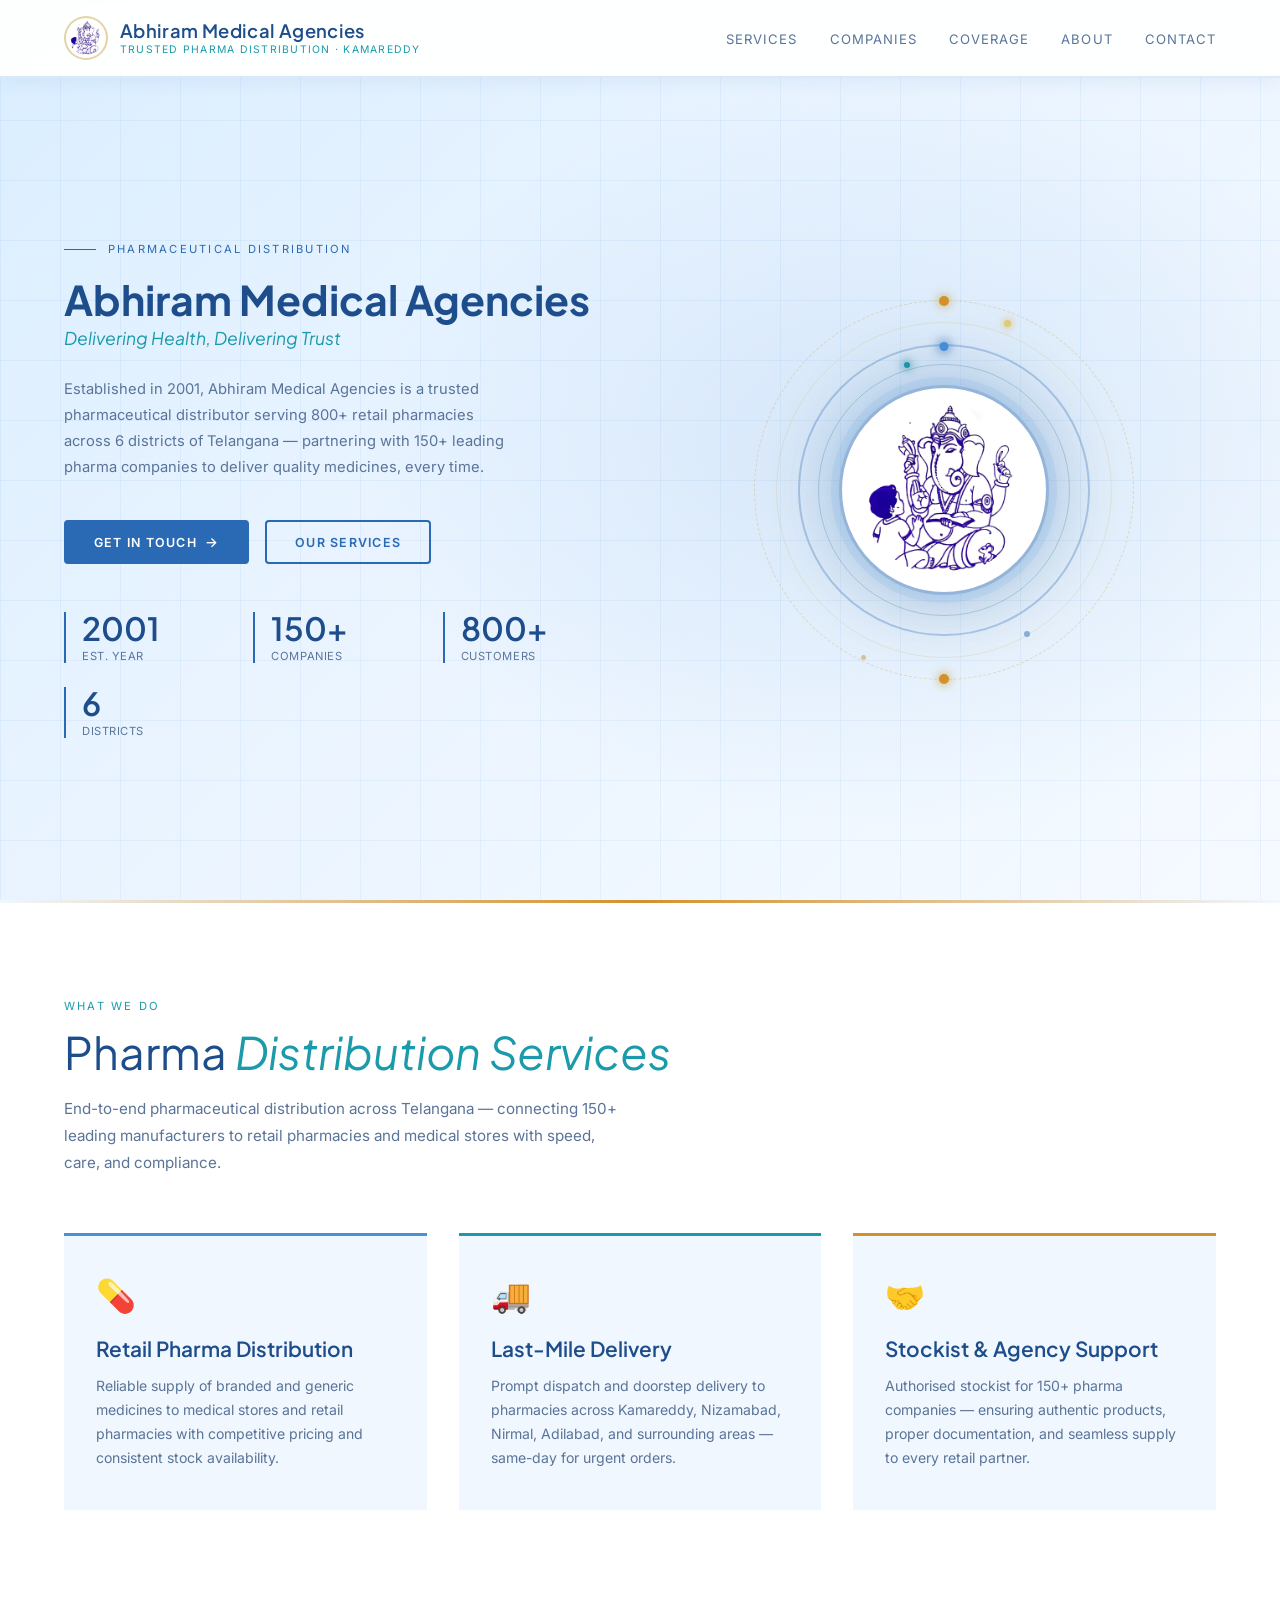
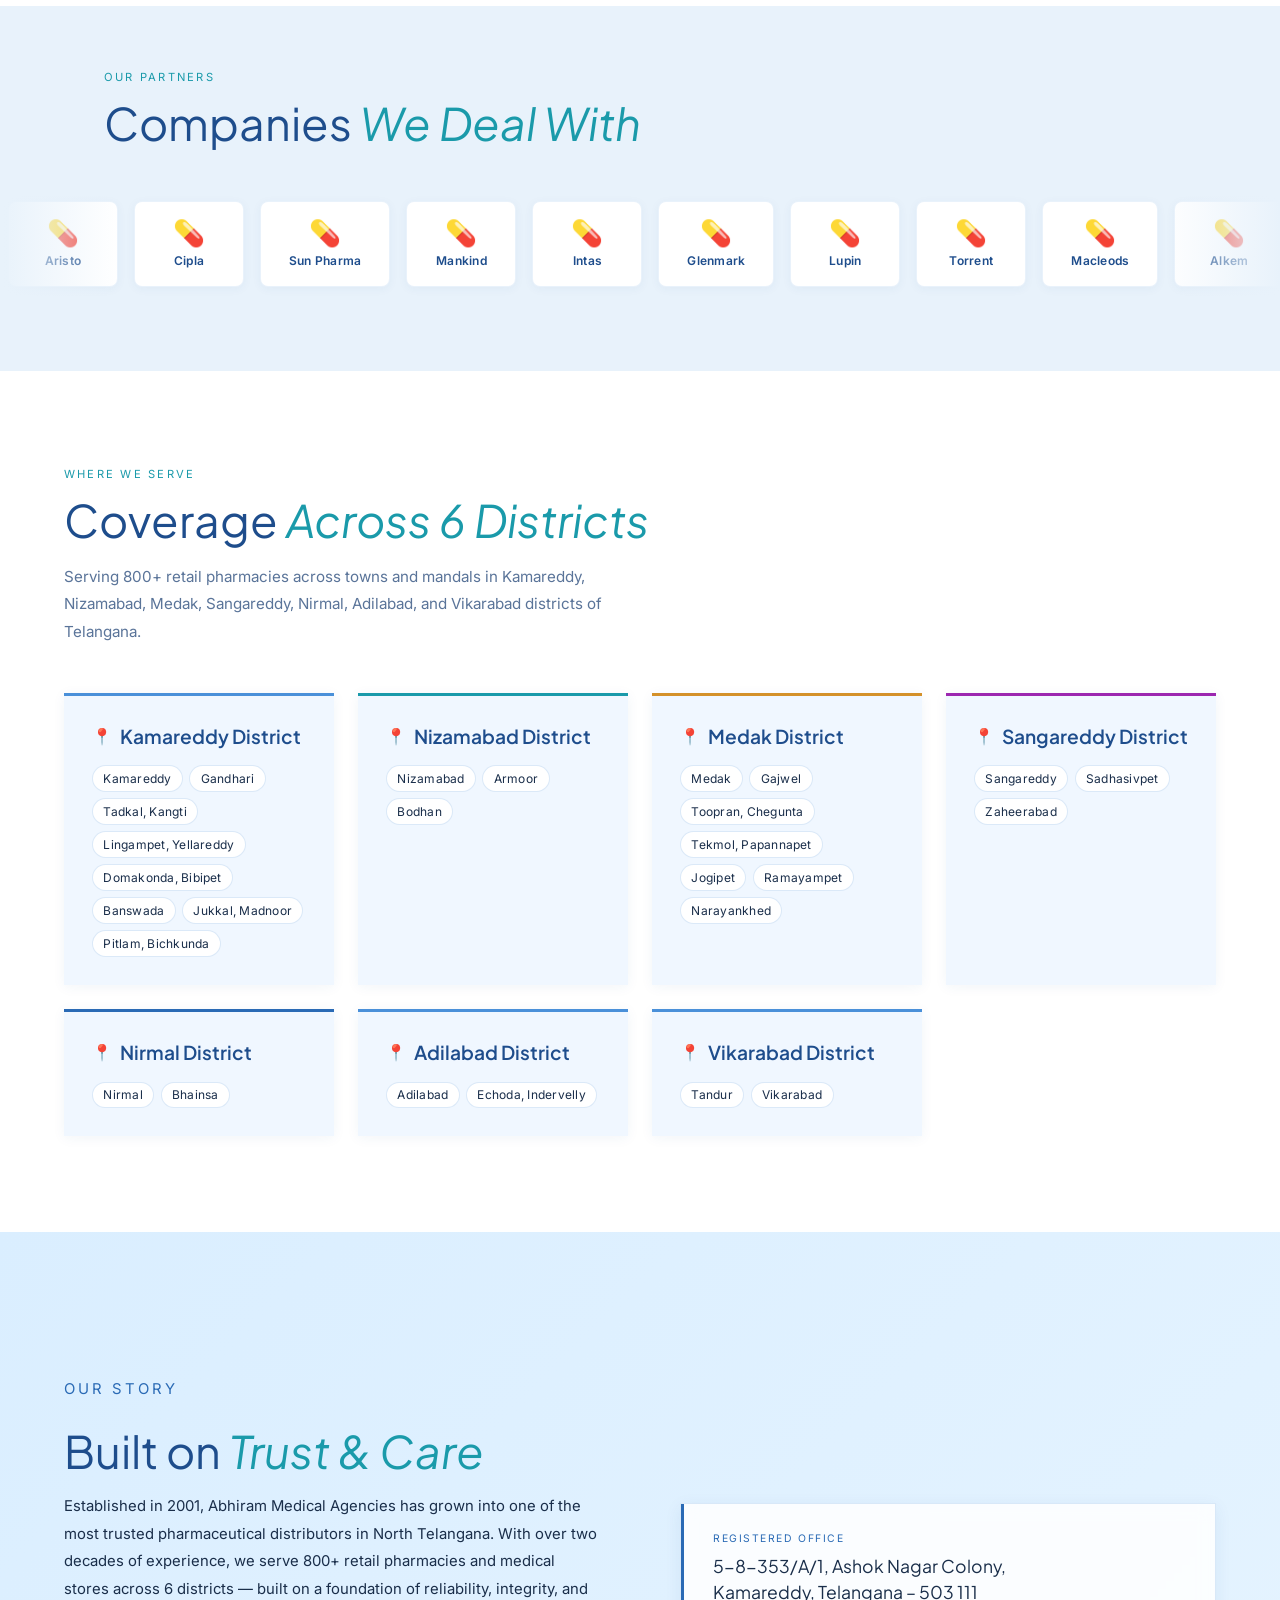
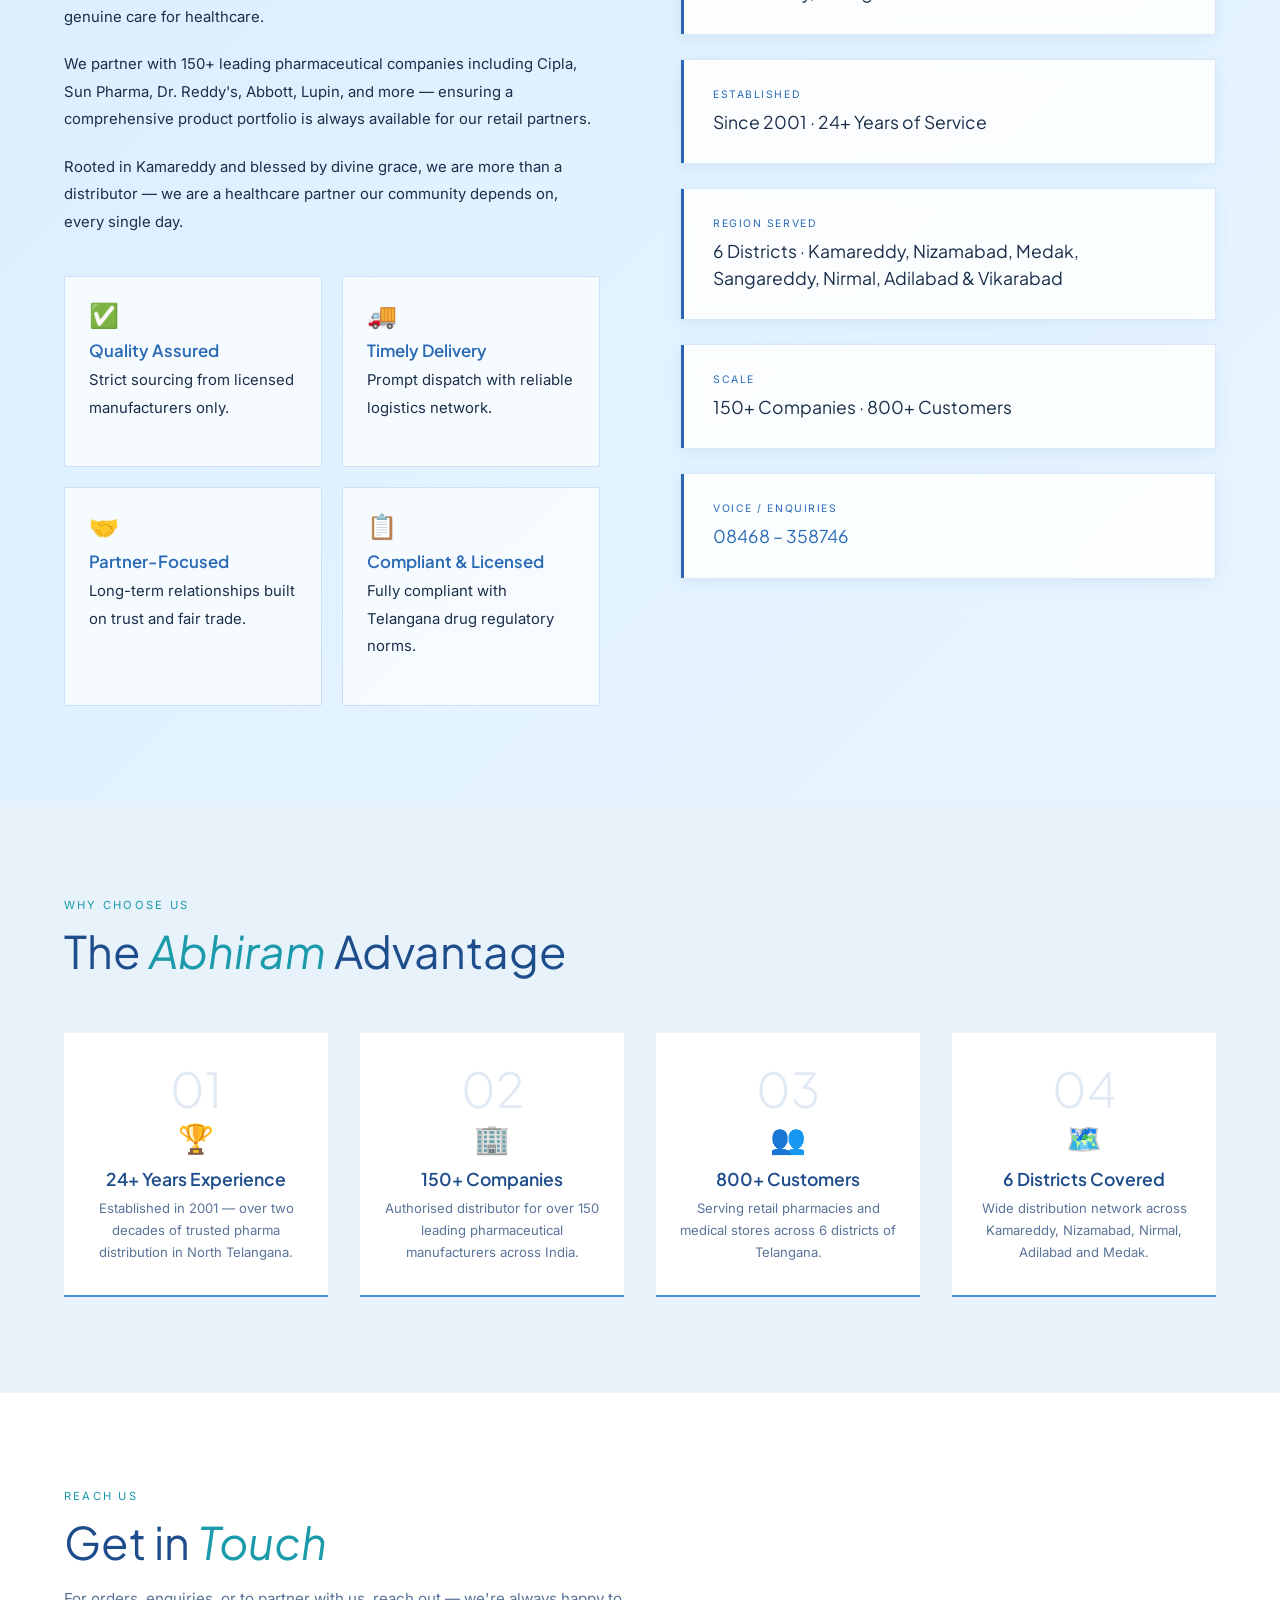
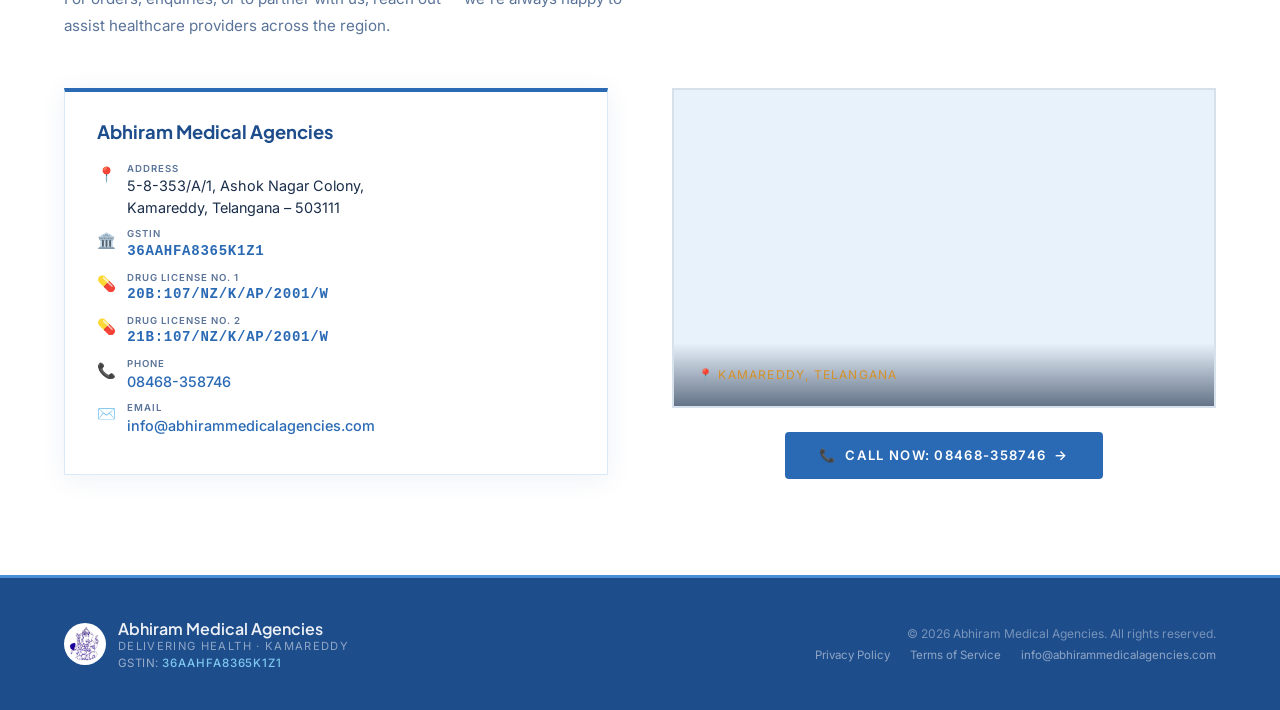
<file: index.html>
<!DOCTYPE html>
<html lang="en">
<head>
  <meta charset="UTF-8" />
  <meta name="viewport" content="width=device-width, initial-scale=1.0"/>
  <title>Abhiram Medical Agencies — Kamareddy</title>
  <link rel="preconnect" href="https://fonts.googleapis.com">
  <link rel="preconnect" href="https://fonts.gstatic.com" crossorigin>
  <link href="https://fonts.googleapis.com/css2?family=Inter:wght@300;400;500;600&family=Plus+Jakarta+Sans:wght@300;400;500;600;700&display=swap" rel="stylesheet">
  <link rel="stylesheet" href="css/styles.css">
</head>
<body>

<!-- NAV -->
<nav>
  <div class="nav-logo">
    <img src="images/abhiram_logo.jpeg" alt="Abhiram Medical Agencies Logo" />
    <div class="nav-brand">
      <span class="name">Abhiram Medical Agencies</span>
      <span class="tagline">Trusted Pharma Distribution · Kamareddy</span>
    </div>
  </div>
  <ul class="nav-links">
    <li><a href="#services">Services</a></li>
    <li><a href="#companies">Companies</a></li>
    <li><a href="#coverage">Coverage</a></li>
    <li><a href="#about">About</a></li>
    <li><a href="#contact">Contact</a></li>
  </ul>
</nav>

<!-- HERO -->
<section id="hero">
  <div class="hero-grid"></div>
  <div class="hero-content">
    <div class="hero-text">
      <div class="hero-eyebrow">Pharmaceutical Distribution</div>
      <h1 class="hero-title">Abhiram Medical Agencies</h1>
      <p class="hero-subtitle">Delivering Health, Delivering Trust</p>
      <p class="hero-desc">
        Established in 2001, Abhiram Medical Agencies is a trusted pharmaceutical distributor serving 800+ retail pharmacies across 6 districts of Telangana — partnering with 150+ leading pharma companies to deliver quality medicines, every time.
      </p>
      <div class="hero-ctas">
        <a href="#contact" class="btn-primary">Get in Touch</a>
        <a href="#services" class="btn-outline">Our Services</a>
      </div>
      <div class="hero-stats">
        <div class="stat">
          <div class="stat-num">2001</div>
          <div class="stat-label">Est. Year</div>
        </div>
        <div class="stat">
          <div class="stat-num">150+</div>
          <div class="stat-label">Companies</div>
        </div>
        <div class="stat">
          <div class="stat-num">800+</div>
          <div class="stat-label">Customers</div>
        </div>
        <div class="stat">
          <div class="stat-num">6</div>
          <div class="stat-label">Districts</div>
        </div>
      </div>
    </div>
    <div class="hero-visual">
      <div class="logo-showcase">
        <div class="logo-halo"></div>
        <div class="ring-1"></div>
        <div class="ring-2"></div>
        <div class="ring-3"></div>
        <div class="ring-4"></div>
        <!-- SVG decorative tick marks on the outermost orbit -->
        <svg class="ring-svg" viewBox="0 0 380 380" xmlns="http://www.w3.org/2000/svg">
          <circle cx="190" cy="190" r="188" fill="none" stroke="rgba(201,168,76,0.5)" stroke-width="0.5"
            stroke-dasharray="4 28" stroke-linecap="round"/>
        </svg>
        <div class="logo-circle">
          <img src="images/abhiram_logo.jpeg" alt="Abhiram Logo" />
        </div>
      </div>
    </div>
  </div>
</section>

<div class="gold-divider"></div>

<!-- SERVICES -->
<section id="services">
  <div class="section-inner">
    <p class="section-eyebrow reveal">What We Do</p>
    <h2 class="section-title reveal">Pharma <em>Distribution Services</em></h2>
    <p class="section-lead reveal">
      End-to-end pharmaceutical distribution across Telangana — connecting 150+ leading manufacturers to retail pharmacies and medical stores with speed, care, and compliance.
    </p>
    <div class="services-grid">
      <div class="service-card reveal">
        <div class="service-icon">💊</div>
        <div class="service-name">Retail Pharma Distribution</div>
        <p class="service-desc">Reliable supply of branded and generic medicines to medical stores and retail pharmacies with competitive pricing and consistent stock availability.</p>
      </div>
      <div class="service-card reveal">
        <div class="service-icon">🚚</div>
        <div class="service-name">Last-Mile Delivery</div>
        <p class="service-desc">Prompt dispatch and doorstep delivery to pharmacies across Kamareddy, Nizamabad, Nirmal, Adilabad, and surrounding areas — same-day for urgent orders.</p>
      </div>
      <div class="service-card reveal">
        <div class="service-icon">🤝</div>
        <div class="service-name">Stockist & Agency Support</div>
        <p class="service-desc">Authorised stockist for 150+ pharma companies — ensuring authentic products, proper documentation, and seamless supply to every retail partner.</p>
      </div>
    </div>
  </div>
</section>

<!-- COMPANIES TICKER -->
<section id="companies" style="background: var(--light-grey); padding: 4rem 0 4.5rem; overflow:hidden;">
  <div class="section-inner" style="padding-bottom:0;">
    <p class="section-eyebrow reveal" style="padding: 0 5vw;">Our Partners</p>
    <h2 class="section-title reveal" style="padding: 0 5vw; margin-bottom:2.5rem;">Companies <em>We Deal With</em></h2>
  </div>
  <div class="ticker-wrapper">
    <div class="ticker-track">
      <!-- SET 1 -->
      <div class="ticker-item"><div class="co-icon">💊</div><span class="co-name">Aristo</span></div>
      <div class="ticker-item"><div class="co-icon">💊</div><span class="co-name">Cipla</span></div>
      <div class="ticker-item"><div class="co-icon">💊</div><span class="co-name">Sun Pharma</span></div>
      <div class="ticker-item"><div class="co-icon">💊</div><span class="co-name">Mankind</span></div>
      <div class="ticker-item"><div class="co-icon">💊</div><span class="co-name">Intas</span></div>
      <div class="ticker-item"><div class="co-icon">💊</div><span class="co-name">Glenmark</span></div>
      <div class="ticker-item"><div class="co-icon">💊</div><span class="co-name">Lupin</span></div>
      <div class="ticker-item"><div class="co-icon">💊</div><span class="co-name">Torrent</span></div>
      <div class="ticker-item"><div class="co-icon">💊</div><span class="co-name">Macleods</span></div>
      <div class="ticker-item"><div class="co-icon">💊</div><span class="co-name">Alkem</span></div>
      <div class="ticker-item"><div class="co-icon">💊</div><span class="co-name">Bluecross</span></div>
      <div class="ticker-item"><div class="co-icon">💊</div><span class="co-name">Micro</span></div>
      <div class="ticker-item"><div class="co-icon">💊</div><span class="co-name">Dr. Reddy's</span></div>
      <div class="ticker-item"><div class="co-icon">💊</div><span class="co-name">Abbott</span></div>
      <div class="ticker-item"><div class="co-icon">💊</div><span class="co-name">Zydus</span></div>
      <div class="ticker-item"><div class="co-icon">💊</div><span class="co-name">Eris</span></div>
      <div class="ticker-item"><div class="co-icon">💊</div><span class="co-name">Ipca</span></div>
      <!-- SET 2 — duplicate for seamless loop -->
      <div class="ticker-item"><div class="co-icon">💊</div><span class="co-name">Aristo</span></div>
      <div class="ticker-item"><div class="co-icon">💊</div><span class="co-name">Cipla</span></div>
      <div class="ticker-item"><div class="co-icon">💊</div><span class="co-name">Sun Pharma</span></div>
      <div class="ticker-item"><div class="co-icon">💊</div><span class="co-name">Mankind</span></div>
      <div class="ticker-item"><div class="co-icon">💊</div><span class="co-name">Intas</span></div>
      <div class="ticker-item"><div class="co-icon">💊</div><span class="co-name">Glenmark</span></div>
      <div class="ticker-item"><div class="co-icon">💊</div><span class="co-name">Lupin</span></div>
      <div class="ticker-item"><div class="co-icon">💊</div><span class="co-name">Torrent</span></div>
      <div class="ticker-item"><div class="co-icon">💊</div><span class="co-name">Macleods</span></div>
      <div class="ticker-item"><div class="co-icon">💊</div><span class="co-name">Alkem</span></div>
      <div class="ticker-item"><div class="co-icon">💊</div><span class="co-name">Bluecross</span></div>
      <div class="ticker-item"><div class="co-icon">💊</div><span class="co-name">Micro</span></div>
      <div class="ticker-item"><div class="co-icon">💊</div><span class="co-name">Dr. Reddy's</span></div>
      <div class="ticker-item"><div class="co-icon">💊</div><span class="co-name">Abbott</span></div>
      <div class="ticker-item"><div class="co-icon">💊</div><span class="co-name">Zydus</span></div>
      <div class="ticker-item"><div class="co-icon">💊</div><span class="co-name">Eris</span></div>
      <div class="ticker-item"><div class="co-icon">💊</div><span class="co-name">Ipca</span></div>
    </div>
  </div>
</section>

<!-- COVERAGE AREA -->
<section id="coverage" style="background: var(--white);">
  <div class="section-inner">
    <p class="section-eyebrow reveal">Where We Serve</p>
    <h2 class="section-title reveal">Coverage <em>Across 6 Districts</em></h2>
    <p class="section-lead reveal">Serving 800+ retail pharmacies across towns and mandals in Kamareddy, Nizamabad, Medak, Sangareddy, Nirmal, Adilabad, and Vikarabad districts of Telangana.</p>
    <div class="coverage-grid reveal">

      <div class="district-card">
        <div class="district-header">
          <span class="district-pin">📍</span>
          <span class="district-name">Kamareddy District</span>
        </div>
        <div class="town-list">
          <span class="town-tag">Kamareddy</span>
          <span class="town-tag">Gandhari</span>
          <span class="town-tag">Tadkal, Kangti</span>
          <span class="town-tag">Lingampet, Yellareddy</span>
          <span class="town-tag">Domakonda, Bibipet</span>
          <span class="town-tag">Banswada</span>
          <span class="town-tag">Jukkal, Madnoor</span>
          <span class="town-tag">Pitlam, Bichkunda</span>
        </div>
      </div>

      <div class="district-card">
        <div class="district-header">
          <span class="district-pin">📍</span>
          <span class="district-name">Nizamabad District</span>
        </div>
        <div class="town-list">
          <span class="town-tag">Nizamabad</span>
          <span class="town-tag">Armoor</span>
          <span class="town-tag">Bodhan</span>
        </div>
      </div>

      <div class="district-card">
        <div class="district-header">
          <span class="district-pin">📍</span>
          <span class="district-name">Medak District</span>
        </div>
        <div class="town-list">
          <span class="town-tag">Medak</span>
          <span class="town-tag">Gajwel</span>
          <span class="town-tag">Toopran, Chegunta</span>
          <span class="town-tag">Tekmol, Papannapet</span>
          <span class="town-tag">Jogipet</span>
          <span class="town-tag">Ramayampet</span>
          <span class="town-tag">Narayankhed</span>
        </div>
      </div>

      <div class="district-card">
        <div class="district-header">
          <span class="district-pin">📍</span>
          <span class="district-name">Sangareddy District</span>
        </div>
        <div class="town-list">
          <span class="town-tag">Sangareddy</span>
          <span class="town-tag">Sadhasivpet</span>
          <span class="town-tag">Zaheerabad</span>
        </div>
      </div>

      <div class="district-card">
        <div class="district-header">
          <span class="district-pin">📍</span>
          <span class="district-name">Nirmal District</span>
        </div>
        <div class="town-list">
          <span class="town-tag">Nirmal</span>
          <span class="town-tag">Bhainsa</span>
        </div>
      </div>

      <div class="district-card">
        <div class="district-header">
          <span class="district-pin">📍</span>
          <span class="district-name">Adilabad District</span>
        </div>
        <div class="town-list">
          <span class="town-tag">Adilabad</span>
          <span class="town-tag">Echoda, Indervelly</span>
        </div>
      </div>

      <div class="district-card">
        <div class="district-header">
          <span class="district-pin">📍</span>
          <span class="district-name">Vikarabad District</span>
        </div>
        <div class="town-list">
          <span class="town-tag">Tandur</span>
          <span class="town-tag">Vikarabad</span>
        </div>
      </div>

    </div>
  </div>
</section>

<!-- ABOUT -->
<section id="about">
  <div class="section-inner">
    <div class="about-grid">
      <div class="about-text">
        <p class="section-eyebrow reveal">Our Story</p>
        <h2 class="section-title reveal">Built on <em>Trust &amp; Care</em></h2>
        <div class="reveal">
          <p>Established in 2001, Abhiram Medical Agencies has grown into one of the most trusted pharmaceutical distributors in North Telangana. With over two decades of experience, we serve 800+ retail pharmacies and medical stores across 6 districts — built on a foundation of reliability, integrity, and genuine care for healthcare.</p>
          <p>We partner with 150+ leading pharmaceutical companies including Cipla, Sun Pharma, Dr. Reddy's, Abbott, Lupin, and more — ensuring a comprehensive product portfolio is always available for our retail partners.</p>
          <p>Rooted in Kamareddy and blessed by divine grace, we are more than a distributor — we are a healthcare partner our community depends on, every single day.</p>
        </div>
        <div class="about-pillars reveal">
          <div class="pillar">
            <div class="pillar-icon">✅</div>
            <div class="pillar-title">Quality Assured</div>
            <p class="pillar-text">Strict sourcing from licensed manufacturers only.</p>
          </div>
          <div class="pillar">
            <div class="pillar-icon">🚚</div>
            <div class="pillar-title">Timely Delivery</div>
            <p class="pillar-text">Prompt dispatch with reliable logistics network.</p>
          </div>
          <div class="pillar">
            <div class="pillar-icon">🤝</div>
            <div class="pillar-title">Partner-Focused</div>
            <p class="pillar-text">Long-term relationships built on trust and fair trade.</p>
          </div>
          <div class="pillar">
            <div class="pillar-icon">📋</div>
            <div class="pillar-title">Compliant & Licensed</div>
            <p class="pillar-text">Fully compliant with Telangana drug regulatory norms.</p>
          </div>
        </div>
      </div>
      <div class="about-visual reveal">
        <div class="about-badge-wrap">
          <div class="info-badge">
            <div class="info-badge-label">Registered Office</div>
            <div class="info-badge-value">5-8-353/A/1, Ashok Nagar Colony,<br>Kamareddy, Telangana – 503 111</div>
          </div>
          <div class="info-badge">
            <div class="info-badge-label">Established</div>
            <div class="info-badge-value">Since 2001 · 24+ Years of Service</div>
          </div>
          <div class="info-badge">
            <div class="info-badge-label">Region Served</div>
            <div class="info-badge-value">6 Districts · Kamareddy, Nizamabad, Medak,<br>Sangareddy, Nirmal, Adilabad &amp; Vikarabad</div>
          </div>
          <div class="info-badge">
            <div class="info-badge-label">Scale</div>
            <div class="info-badge-value">150+ Companies · 800+ Customers</div>
          </div>
          <div class="info-badge">
            <div class="info-badge-label">Voice / Enquiries</div>
            <div class="info-badge-value"><a href="tel:08468358746">08468 – 358746</a></div>
          </div>
        </div>
      </div>
    </div>
  </div>
</section>

<!-- WHY US -->
<section id="why">
  <div class="section-inner">
    <p class="section-eyebrow reveal">Why Choose Us</p>
    <h2 class="section-title reveal">The <em>Abhiram</em> Advantage</h2>
    <div class="why-grid">
      <div class="why-item reveal">
        <div class="why-num">01</div>
        <div class="why-icon">🏆</div>
        <div class="why-title">24+ Years Experience</div>
        <p class="why-text">Established in 2001 — over two decades of trusted pharma distribution in North Telangana.</p>
      </div>
      <div class="why-item reveal">
        <div class="why-num">02</div>
        <div class="why-icon">🏢</div>
        <div class="why-title">150+ Companies</div>
        <p class="why-text">Authorised distributor for over 150 leading pharmaceutical manufacturers across India.</p>
      </div>
      <div class="why-item reveal">
        <div class="why-num">03</div>
        <div class="why-icon">👥</div>
        <div class="why-title">800+ Customers</div>
        <p class="why-text">Serving retail pharmacies and medical stores across 6 districts of Telangana.</p>
      </div>
      <div class="why-item reveal">
        <div class="why-num">04</div>
        <div class="why-icon">🗺️</div>
        <div class="why-title">6 Districts Covered</div>
        <p class="why-text">Wide distribution network across Kamareddy, Nizamabad, Nirmal, Adilabad and Medak.</p>
      </div>
    </div>
  </div>
</section>

<!-- CONTACT -->
<section id="contact">
  <div class="section-inner">
    <p class="section-eyebrow reveal">Reach Us</p>
    <h2 class="section-title reveal">Get in <em>Touch</em></h2>
    <p class="section-lead reveal">For orders, enquiries, or to partner with us, reach out — we're always happy to assist healthcare providers across the region.</p>
    <div class="contact-wrapper">
      <div class="contact-info reveal">
        <div class="contact-biz-card">
          <div class="biz-card-name">Abhiram Medical Agencies</div>
          <div class="biz-card-row"><span class="biz-icon">📍</span><div><div class="biz-label">Address</div><div class="biz-value">5-8-353/A/1, Ashok Nagar Colony,<br>Kamareddy, Telangana – 503111</div></div></div>
          <div class="biz-card-row"><span class="biz-icon">🏛️</span><div><div class="biz-label">GSTIN</div><div class="biz-value mono">36AAHFA8365K1Z1</div></div></div>
          <div class="biz-card-row"><span class="biz-icon">💊</span><div><div class="biz-label">Drug License No. 1</div><div class="biz-value mono">20B:107/NZ/K/AP/2001/W</div></div></div>
          <div class="biz-card-row"><span class="biz-icon">💊</span><div><div class="biz-label">Drug License No. 2</div><div class="biz-value mono">21B:107/NZ/K/AP/2001/W</div></div></div>
          <div class="biz-card-row"><span class="biz-icon">📞</span><div><div class="biz-label">Phone</div><div class="biz-value"><a href="tel:08468358746">08468-358746</a></div></div></div>
          <div class="biz-card-row"><span class="biz-icon">✉️</span><div><div class="biz-label">Email</div><div class="biz-value"><a href="mailto:info@abhirammedicalagencies.com">info@abhirammedicalagencies.com</a></div></div></div>
        </div>
      </div>
      <div class="reveal">
        <div class="map-wrap">
          <iframe
            src="https://www.google.com/maps/embed?pb=!1m18!1m12!1m3!1d3790.000000000!2d78.3303!3d18.3240!2m3!1f0!2f0!3f0!3m2!1i1024!2i768!4f13.1!3m3!1m2!1s0x3bcbf800a1234567%3A0xabcdef1234567890!2sAshok%20Nagar%20Colony%2C%20Kamareddy%2C%20Telangana%20503111!5e0!3m2!1sen!2sin!4v1"
            allowfullscreen loading="lazy"
            referrerpolicy="no-referrer-when-downgrade">
          </iframe>
          <div class="map-overlay">
            <div class="map-label">📍 Kamareddy, Telangana</div>
          </div>
        </div>
        <div style="margin-top:1.5rem; text-align:center;">
          <a href="tel:08468358746" class="btn-primary" style="display:inline-flex; font-size:0.82rem; padding:0.85rem 2rem;">
            📞 &nbsp;Call Now: 08468-358746
          </a>
        </div>
      </div>
    </div>
  </div>
</section>

<!-- FOOTER -->
<footer>
  <div class="footer-logo">
    <img src="images/abhiram_logo.jpeg" alt="Abhiram Logo" />
    <div>
      <div class="footer-brand">Abhiram Medical Agencies</div>
      <div class="footer-tagline">Delivering Health · Kamareddy</div>
      <div class="footer-gst">GSTIN: <span>36AAHFA8365K1Z1</span></div>
    </div>
  </div>
  <div style="text-align:right;">
    <div class="footer-copy">© 2026 Abhiram Medical Agencies. All rights reserved.</div>
    <div style="margin-top:0.4rem; display:flex; gap:1.25rem; justify-content:flex-end; flex-wrap:wrap;">
      <a href="privacy-policy.html" style="font-size:0.72rem; color:rgba(255,255,255,0.5); text-decoration:none; transition:color 0.2s;" onmouseover="this.style.color='rgba(255,255,255,0.9)'" onmouseout="this.style.color='rgba(255,255,255,0.5)'">Privacy Policy</a>
      <a href="terms-of-service.html" style="font-size:0.72rem; color:rgba(255,255,255,0.5); text-decoration:none; transition:color 0.2s;" onmouseover="this.style.color='rgba(255,255,255,0.9)'" onmouseout="this.style.color='rgba(255,255,255,0.5)'">Terms of Service</a>
      <a href="mailto:info@abhirammedicalagencies.com" style="font-size:0.72rem; color:rgba(255,255,255,0.5); text-decoration:none; transition:color 0.2s;" onmouseover="this.style.color='rgba(255,255,255,0.9)'" onmouseout="this.style.color='rgba(255,255,255,0.5)'">info@abhirammedicalagencies.com</a>
    </div>
  </div>
</footer>

<script>
  // Scroll reveal
  const reveals = document.querySelectorAll('.reveal');
  const observer = new IntersectionObserver((entries) => {
    entries.forEach((entry, i) => {
      if (entry.isIntersecting) {
        setTimeout(() => entry.target.classList.add('visible'), i * 80);
        observer.unobserve(entry.target);
      }
    });
  }, { threshold: 0.1 });
  reveals.forEach(el => observer.observe(el));

  // Nav active on scroll
  const sections = document.querySelectorAll('section[id]');
  const navLinks = document.querySelectorAll('.nav-links a');
  window.addEventListener('scroll', () => {
    let current = '';
    sections.forEach(sec => {
      if (window.scrollY >= sec.offsetTop - 100) current = sec.id;
    });
    navLinks.forEach(a => {
      a.style.color = a.getAttribute('href') === '#' + current
        ? 'var(--cobalt)' : '';
    });
  });
</script>
</body>
</html>
</file>
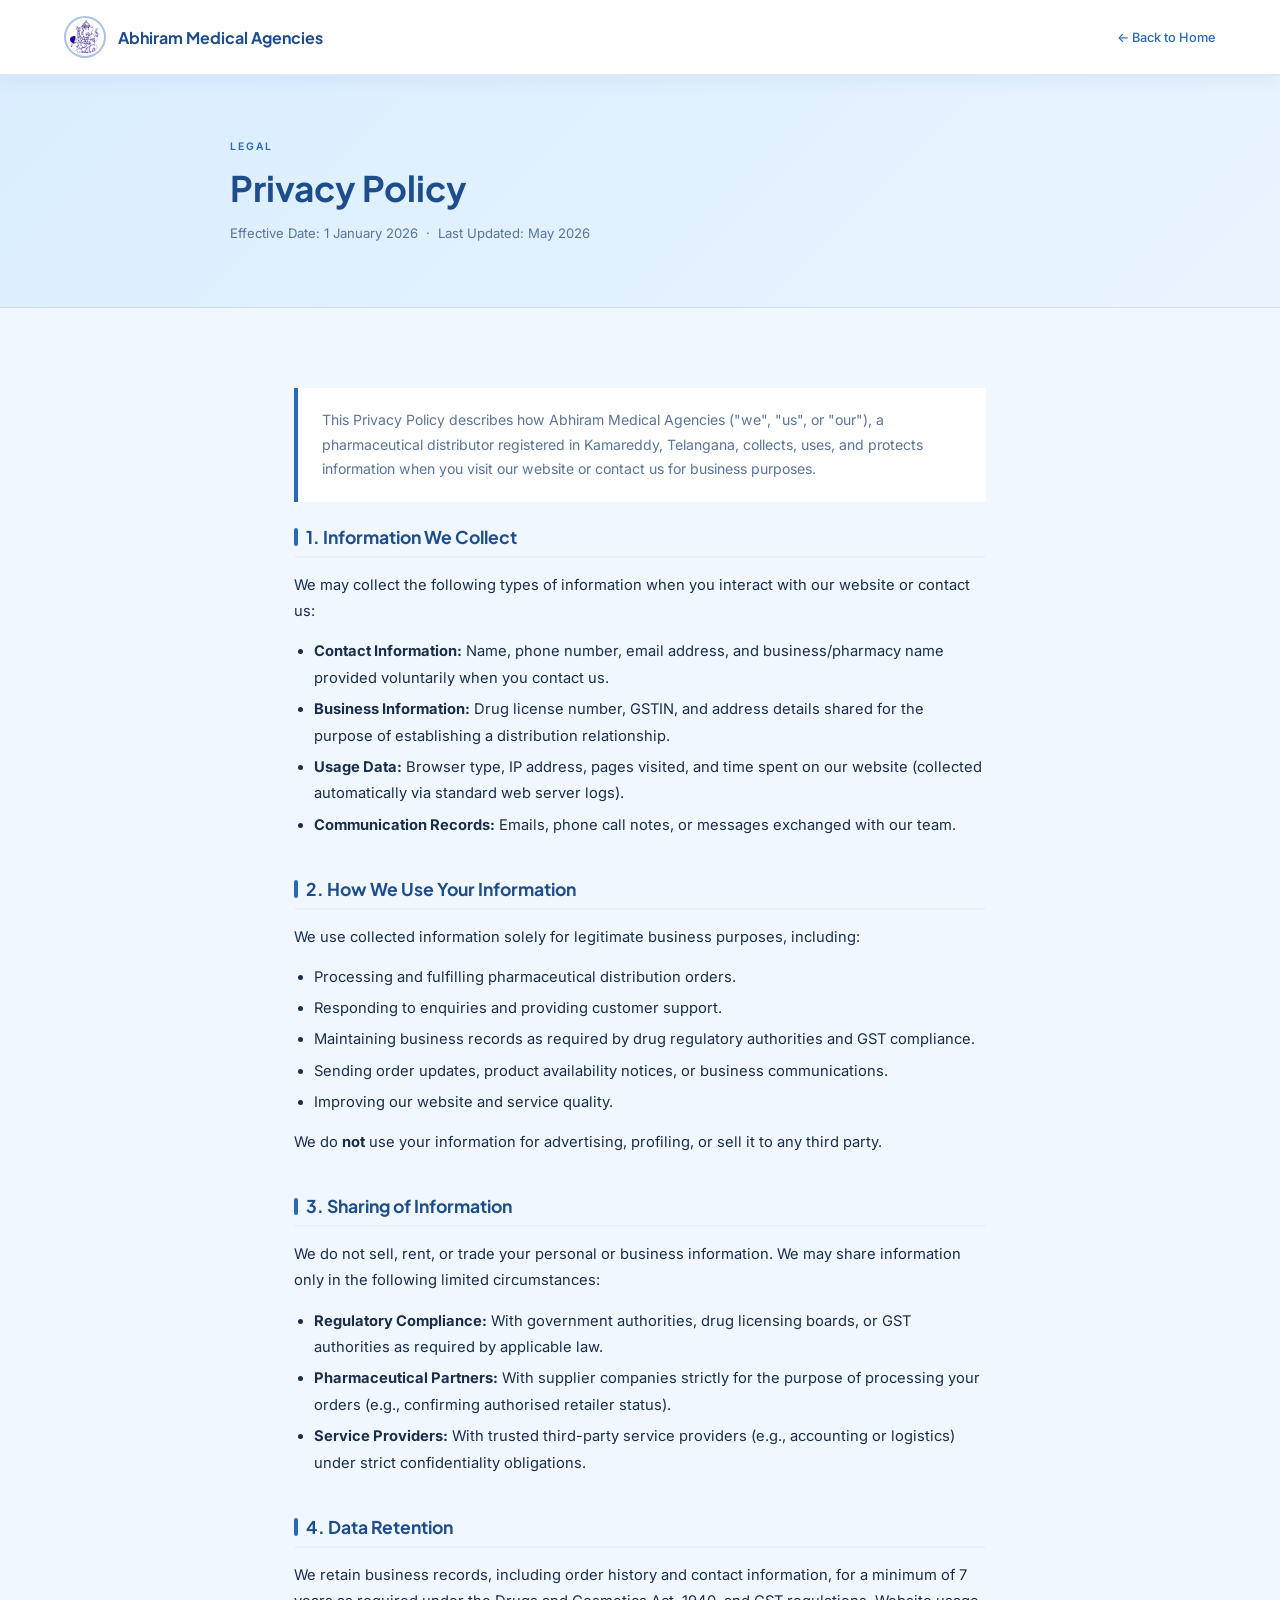
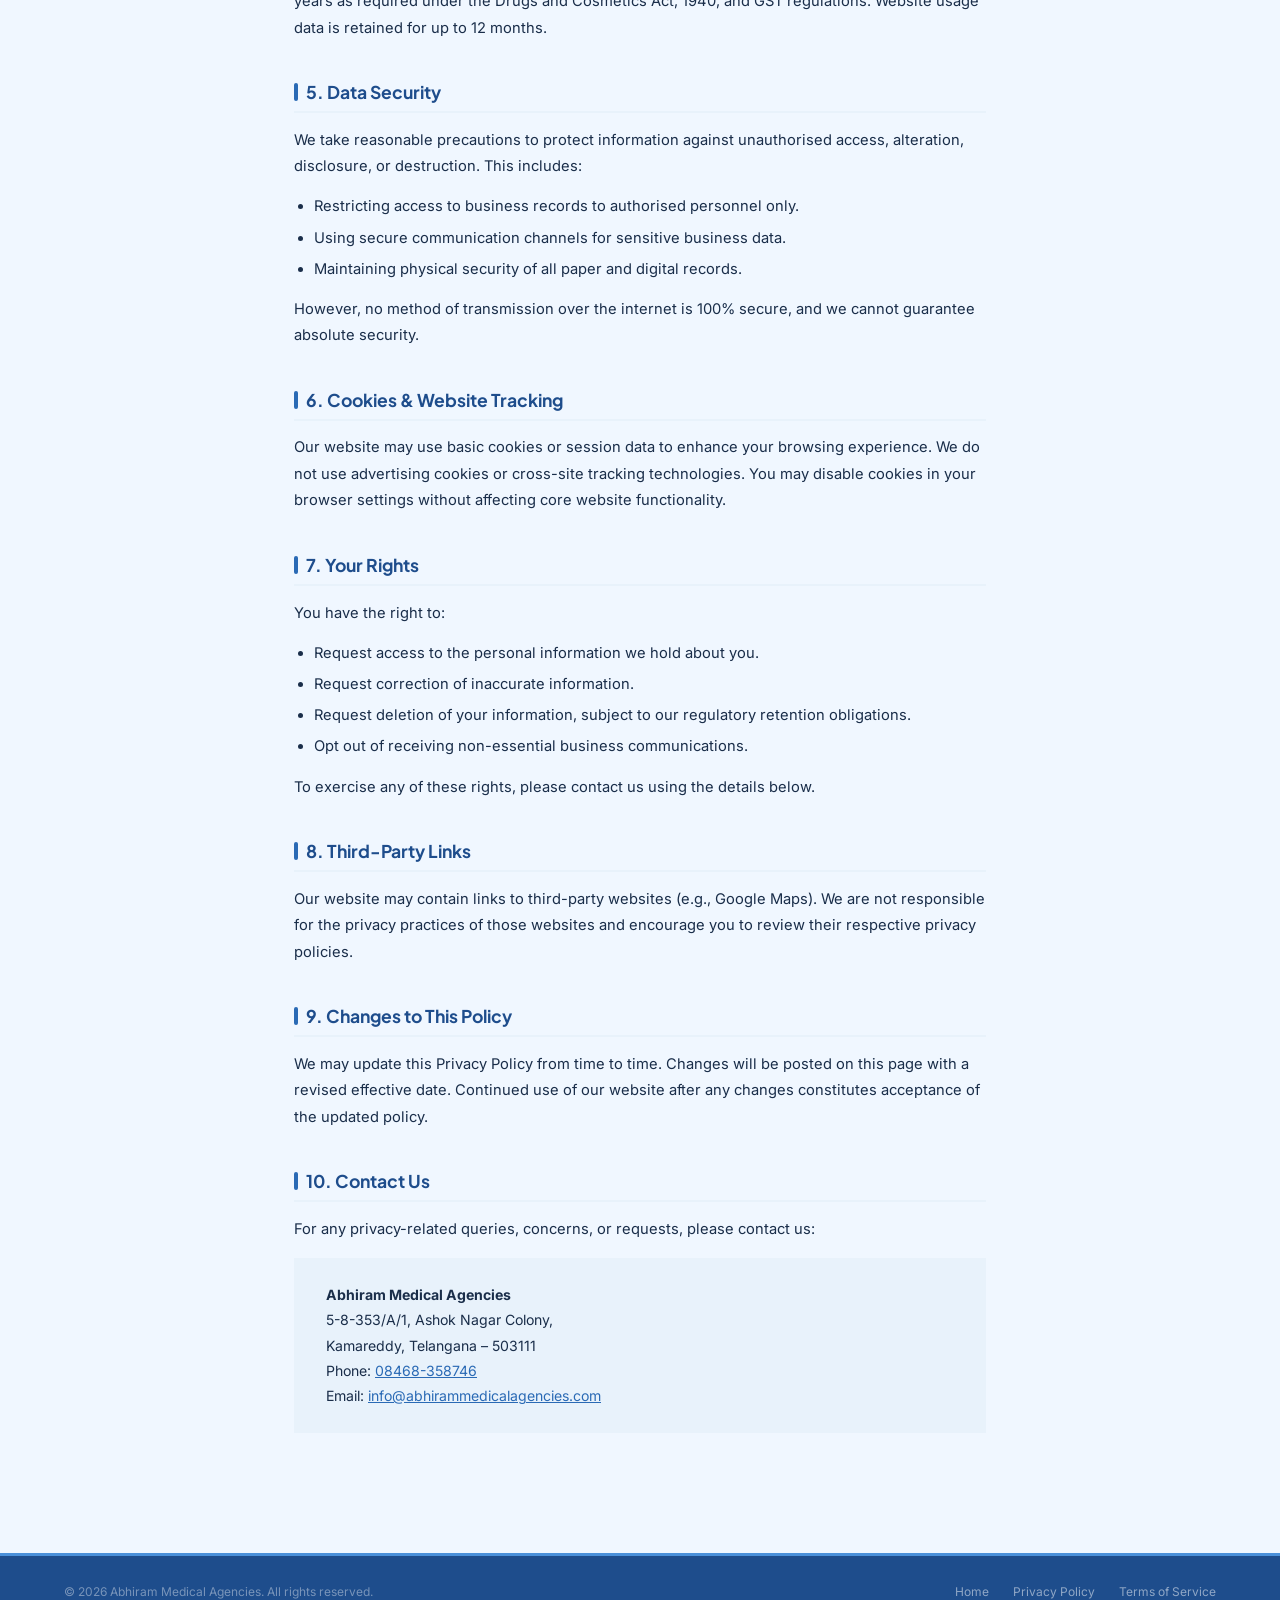
<file: privacy-policy.html>
<!DOCTYPE html>
<html lang="en">
<head>
  <meta charset="UTF-8" />
  <meta name="viewport" content="width=device-width, initial-scale=1.0"/>
  <title>Privacy Policy — Abhiram Medical Agencies</title>
  <link rel="preconnect" href="https://fonts.googleapis.com">
  <link rel="preconnect" href="https://fonts.gstatic.com" crossorigin>
  <link href="https://fonts.googleapis.com/css2?family=Inter:wght@300;400;500;600&family=Plus+Jakarta+Sans:wght@400;600;700&display=swap" rel="stylesheet">
  <link rel="stylesheet" href="css/legal.css">
</head>
<body>

<nav>
  <a href="index.html" class="nav-logo">
    <img src="images/abhiram_logo.jpeg" alt="Abhiram Logo" />
    <span class="nav-brand-name">Abhiram Medical Agencies</span>
  </a>
  <a href="index.html" class="nav-back">← Back to Home</a>
</nav>

<div class="page-header">
  <div class="page-header-inner">
    <div class="page-eyebrow">Legal</div>
    <h1 class="page-title">Privacy Policy</h1>
    <p class="page-meta">Effective Date: 1 January 2026 &nbsp;·&nbsp; Last Updated: May 2026</p>
  </div>
</div>

<div class="content-wrap">

  <div class="highlight-box">
    This Privacy Policy describes how Abhiram Medical Agencies ("we", "us", or "our"), a pharmaceutical distributor registered in Kamareddy, Telangana, collects, uses, and protects information when you visit our website or contact us for business purposes.
  </div>

  <div class="section-block">
    <h2>1. Information We Collect</h2>
    <p>We may collect the following types of information when you interact with our website or contact us:</p>
    <ul>
      <li><strong>Contact Information:</strong> Name, phone number, email address, and business/pharmacy name provided voluntarily when you contact us.</li>
      <li><strong>Business Information:</strong> Drug license number, GSTIN, and address details shared for the purpose of establishing a distribution relationship.</li>
      <li><strong>Usage Data:</strong> Browser type, IP address, pages visited, and time spent on our website (collected automatically via standard web server logs).</li>
      <li><strong>Communication Records:</strong> Emails, phone call notes, or messages exchanged with our team.</li>
    </ul>
  </div>

  <div class="section-block">
    <h2>2. How We Use Your Information</h2>
    <p>We use collected information solely for legitimate business purposes, including:</p>
    <ul>
      <li>Processing and fulfilling pharmaceutical distribution orders.</li>
      <li>Responding to enquiries and providing customer support.</li>
      <li>Maintaining business records as required by drug regulatory authorities and GST compliance.</li>
      <li>Sending order updates, product availability notices, or business communications.</li>
      <li>Improving our website and service quality.</li>
    </ul>
    <p>We do <strong>not</strong> use your information for advertising, profiling, or sell it to any third party.</p>
  </div>

  <div class="section-block">
    <h2>3. Sharing of Information</h2>
    <p>We do not sell, rent, or trade your personal or business information. We may share information only in the following limited circumstances:</p>
    <ul>
      <li><strong>Regulatory Compliance:</strong> With government authorities, drug licensing boards, or GST authorities as required by applicable law.</li>
      <li><strong>Pharmaceutical Partners:</strong> With supplier companies strictly for the purpose of processing your orders (e.g., confirming authorised retailer status).</li>
      <li><strong>Service Providers:</strong> With trusted third-party service providers (e.g., accounting or logistics) under strict confidentiality obligations.</li>
    </ul>
  </div>

  <div class="section-block">
    <h2>4. Data Retention</h2>
    <p>We retain business records, including order history and contact information, for a minimum of 7 years as required under the Drugs and Cosmetics Act, 1940, and GST regulations. Website usage data is retained for up to 12 months.</p>
  </div>

  <div class="section-block">
    <h2>5. Data Security</h2>
    <p>We take reasonable precautions to protect information against unauthorised access, alteration, disclosure, or destruction. This includes:</p>
    <ul>
      <li>Restricting access to business records to authorised personnel only.</li>
      <li>Using secure communication channels for sensitive business data.</li>
      <li>Maintaining physical security of all paper and digital records.</li>
    </ul>
    <p>However, no method of transmission over the internet is 100% secure, and we cannot guarantee absolute security.</p>
  </div>

  <div class="section-block">
    <h2>6. Cookies & Website Tracking</h2>
    <p>Our website may use basic cookies or session data to enhance your browsing experience. We do not use advertising cookies or cross-site tracking technologies. You may disable cookies in your browser settings without affecting core website functionality.</p>
  </div>

  <div class="section-block">
    <h2>7. Your Rights</h2>
    <p>You have the right to:</p>
    <ul>
      <li>Request access to the personal information we hold about you.</li>
      <li>Request correction of inaccurate information.</li>
      <li>Request deletion of your information, subject to our regulatory retention obligations.</li>
      <li>Opt out of receiving non-essential business communications.</li>
    </ul>
    <p>To exercise any of these rights, please contact us using the details below.</p>
  </div>

  <div class="section-block">
    <h2>8. Third-Party Links</h2>
    <p>Our website may contain links to third-party websites (e.g., Google Maps). We are not responsible for the privacy practices of those websites and encourage you to review their respective privacy policies.</p>
  </div>

  <div class="section-block">
    <h2>9. Changes to This Policy</h2>
    <p>We may update this Privacy Policy from time to time. Changes will be posted on this page with a revised effective date. Continued use of our website after any changes constitutes acceptance of the updated policy.</p>
  </div>

  <div class="section-block">
    <h2>10. Contact Us</h2>
    <p>For any privacy-related queries, concerns, or requests, please contact us:</p>
    <div class="contact-ref">
      <strong>Abhiram Medical Agencies</strong><br>
      5-8-353/A/1, Ashok Nagar Colony,<br>
      Kamareddy, Telangana – 503111<br>
      Phone: <a href="tel:08468358746">08468-358746</a><br>
      Email: <a href="mailto:info@abhirammedicalagencies.com">info@abhirammedicalagencies.com</a>
    </div>
  </div>

</div>

<footer>
  <div class="footer-copy">© 2026 Abhiram Medical Agencies. All rights reserved.</div>
  <div class="footer-links">
    <a href="index.html">Home</a>
    <a href="privacy-policy.html">Privacy Policy</a>
    <a href="terms-of-service.html">Terms of Service</a>
  </div>
</footer>

</body>
</html>
</file>
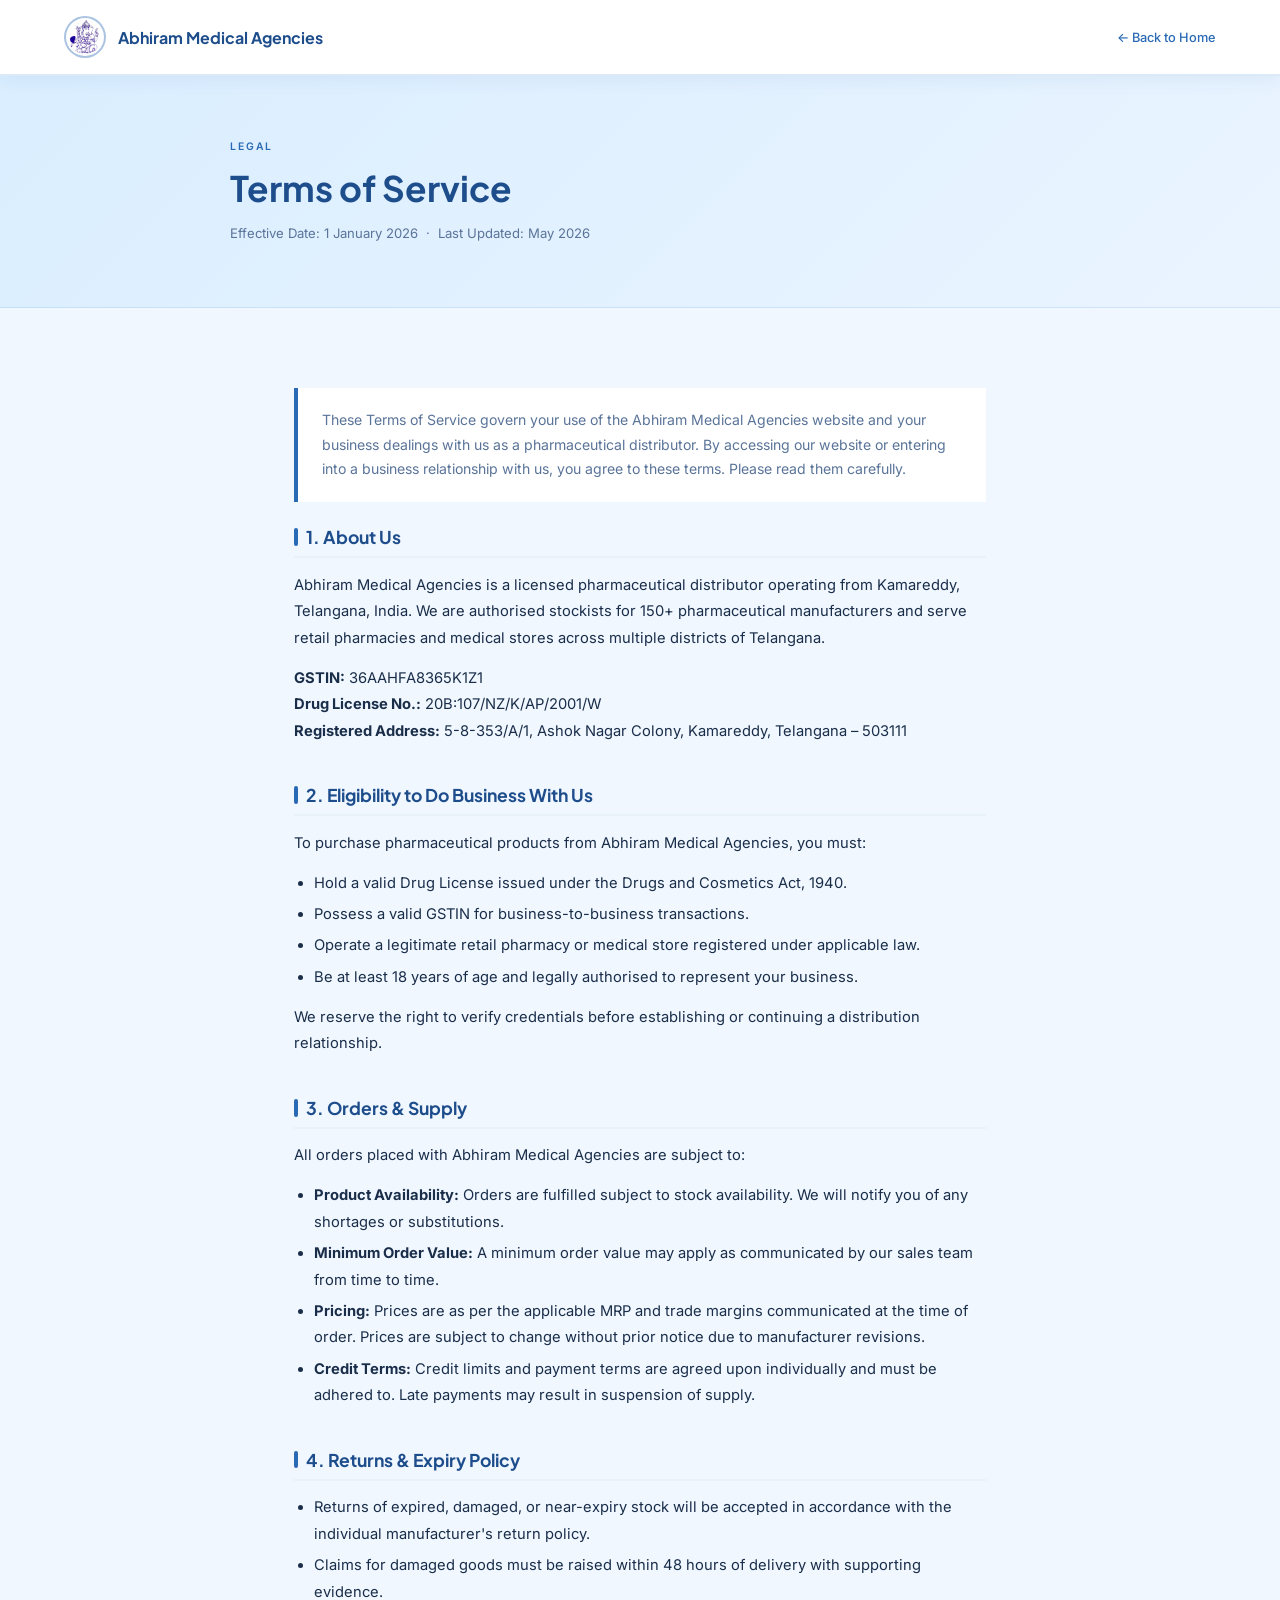
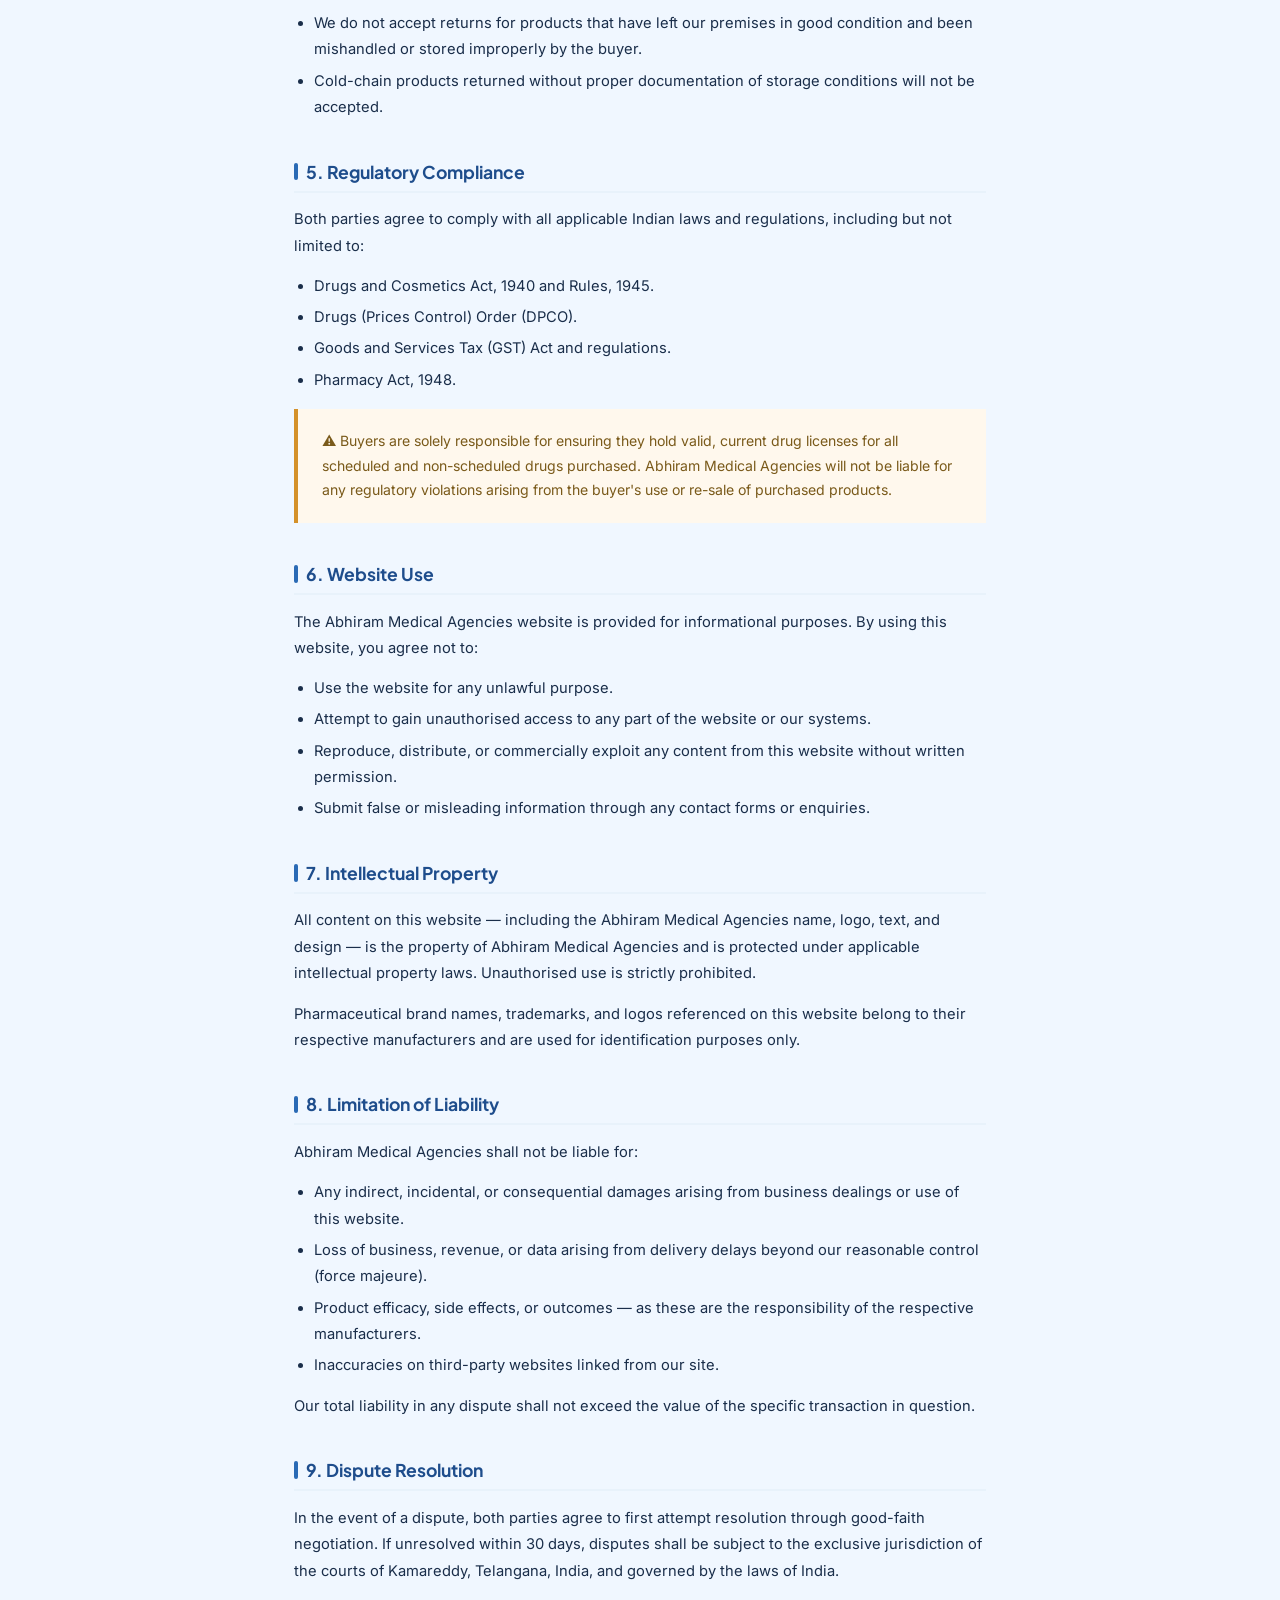
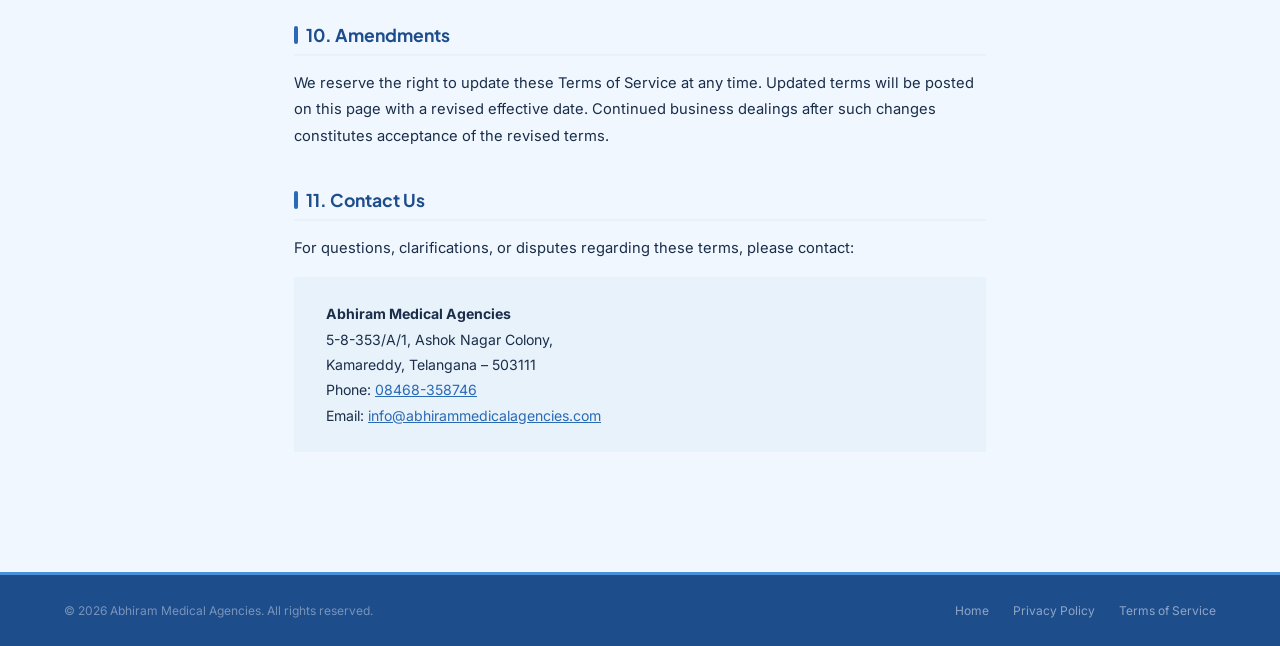
<file: terms-of-service.html>
<!DOCTYPE html>
<html lang="en">
<head>
  <meta charset="UTF-8" />
  <meta name="viewport" content="width=device-width, initial-scale=1.0"/>
  <title>Terms of Service — Abhiram Medical Agencies</title>
  <link rel="preconnect" href="https://fonts.googleapis.com">
  <link rel="preconnect" href="https://fonts.gstatic.com" crossorigin>
  <link href="https://fonts.googleapis.com/css2?family=Inter:wght@300;400;500;600&family=Plus+Jakarta+Sans:wght@400;600;700&display=swap" rel="stylesheet">
  <link rel="stylesheet" href="css/legal.css">
</head>
<body>

<nav>
  <a href="index.html" class="nav-logo">
    <img src="images/abhiram_logo.jpeg" alt="Abhiram Logo" />
    <span class="nav-brand-name">Abhiram Medical Agencies</span>
  </a>
  <a href="index.html" class="nav-back">← Back to Home</a>
</nav>

<div class="page-header">
  <div class="page-header-inner">
    <div class="page-eyebrow">Legal</div>
    <h1 class="page-title">Terms of Service</h1>
    <p class="page-meta">Effective Date: 1 January 2026 &nbsp;·&nbsp; Last Updated: May 2026</p>
  </div>
</div>

<div class="content-wrap">

  <div class="highlight-box">
    These Terms of Service govern your use of the Abhiram Medical Agencies website and your business dealings with us as a pharmaceutical distributor. By accessing our website or entering into a business relationship with us, you agree to these terms. Please read them carefully.
  </div>

  <div class="section-block">
    <h2>1. About Us</h2>
    <p>Abhiram Medical Agencies is a licensed pharmaceutical distributor operating from Kamareddy, Telangana, India. We are authorised stockists for 150+ pharmaceutical manufacturers and serve retail pharmacies and medical stores across multiple districts of Telangana.</p>
    <p><strong>GSTIN:</strong> 36AAHFA8365K1Z1<br>
    <strong>Drug License No.:</strong> 20B:107/NZ/K/AP/2001/W<br>
    <strong>Registered Address:</strong> 5-8-353/A/1, Ashok Nagar Colony, Kamareddy, Telangana – 503111</p>
  </div>

  <div class="section-block">
    <h2>2. Eligibility to Do Business With Us</h2>
    <p>To purchase pharmaceutical products from Abhiram Medical Agencies, you must:</p>
    <ul>
      <li>Hold a valid Drug License issued under the Drugs and Cosmetics Act, 1940.</li>
      <li>Possess a valid GSTIN for business-to-business transactions.</li>
      <li>Operate a legitimate retail pharmacy or medical store registered under applicable law.</li>
      <li>Be at least 18 years of age and legally authorised to represent your business.</li>
    </ul>
    <p>We reserve the right to verify credentials before establishing or continuing a distribution relationship.</p>
  </div>

  <div class="section-block">
    <h2>3. Orders & Supply</h2>
    <p>All orders placed with Abhiram Medical Agencies are subject to:</p>
    <ul>
      <li><strong>Product Availability:</strong> Orders are fulfilled subject to stock availability. We will notify you of any shortages or substitutions.</li>
      <li><strong>Minimum Order Value:</strong> A minimum order value may apply as communicated by our sales team from time to time.</li>
      <li><strong>Pricing:</strong> Prices are as per the applicable MRP and trade margins communicated at the time of order. Prices are subject to change without prior notice due to manufacturer revisions.</li>
      <li><strong>Credit Terms:</strong> Credit limits and payment terms are agreed upon individually and must be adhered to. Late payments may result in suspension of supply.</li>
    </ul>
  </div>

  <div class="section-block">
    <h2>4. Returns & Expiry Policy</h2>
    <ul>
      <li>Returns of expired, damaged, or near-expiry stock will be accepted in accordance with the individual manufacturer's return policy.</li>
      <li>Claims for damaged goods must be raised within 48 hours of delivery with supporting evidence.</li>
      <li>We do not accept returns for products that have left our premises in good condition and been mishandled or stored improperly by the buyer.</li>
      <li>Cold-chain products returned without proper documentation of storage conditions will not be accepted.</li>
    </ul>
  </div>

  <div class="section-block">
    <h2>5. Regulatory Compliance</h2>
    <p>Both parties agree to comply with all applicable Indian laws and regulations, including but not limited to:</p>
    <ul>
      <li>Drugs and Cosmetics Act, 1940 and Rules, 1945.</li>
      <li>Drugs (Prices Control) Order (DPCO).</li>
      <li>Goods and Services Tax (GST) Act and regulations.</li>
      <li>Pharmacy Act, 1948.</li>
    </ul>
    <div class="warning-box">
      ⚠️ Buyers are solely responsible for ensuring they hold valid, current drug licenses for all scheduled and non-scheduled drugs purchased. Abhiram Medical Agencies will not be liable for any regulatory violations arising from the buyer's use or re-sale of purchased products.
    </div>
  </div>

  <div class="section-block">
    <h2>6. Website Use</h2>
    <p>The Abhiram Medical Agencies website is provided for informational purposes. By using this website, you agree not to:</p>
    <ul>
      <li>Use the website for any unlawful purpose.</li>
      <li>Attempt to gain unauthorised access to any part of the website or our systems.</li>
      <li>Reproduce, distribute, or commercially exploit any content from this website without written permission.</li>
      <li>Submit false or misleading information through any contact forms or enquiries.</li>
    </ul>
  </div>

  <div class="section-block">
    <h2>7. Intellectual Property</h2>
    <p>All content on this website — including the Abhiram Medical Agencies name, logo, text, and design — is the property of Abhiram Medical Agencies and is protected under applicable intellectual property laws. Unauthorised use is strictly prohibited.</p>
    <p>Pharmaceutical brand names, trademarks, and logos referenced on this website belong to their respective manufacturers and are used for identification purposes only.</p>
  </div>

  <div class="section-block">
    <h2>8. Limitation of Liability</h2>
    <p>Abhiram Medical Agencies shall not be liable for:</p>
    <ul>
      <li>Any indirect, incidental, or consequential damages arising from business dealings or use of this website.</li>
      <li>Loss of business, revenue, or data arising from delivery delays beyond our reasonable control (force majeure).</li>
      <li>Product efficacy, side effects, or outcomes — as these are the responsibility of the respective manufacturers.</li>
      <li>Inaccuracies on third-party websites linked from our site.</li>
    </ul>
    <p>Our total liability in any dispute shall not exceed the value of the specific transaction in question.</p>
  </div>

  <div class="section-block">
    <h2>9. Dispute Resolution</h2>
    <p>In the event of a dispute, both parties agree to first attempt resolution through good-faith negotiation. If unresolved within 30 days, disputes shall be subject to the exclusive jurisdiction of the courts of Kamareddy, Telangana, India, and governed by the laws of India.</p>
  </div>

  <div class="section-block">
    <h2>10. Amendments</h2>
    <p>We reserve the right to update these Terms of Service at any time. Updated terms will be posted on this page with a revised effective date. Continued business dealings after such changes constitutes acceptance of the revised terms.</p>
  </div>

  <div class="section-block">
    <h2>11. Contact Us</h2>
    <p>For questions, clarifications, or disputes regarding these terms, please contact:</p>
    <div class="contact-ref">
      <strong>Abhiram Medical Agencies</strong><br>
      5-8-353/A/1, Ashok Nagar Colony,<br>
      Kamareddy, Telangana – 503111<br>
      Phone: <a href="tel:08468358746">08468-358746</a><br>
      Email: <a href="mailto:info@abhirammedicalagencies.com">info@abhirammedicalagencies.com</a>
    </div>
  </div>

</div>

<footer>
  <div class="footer-copy">© 2026 Abhiram Medical Agencies. All rights reserved.</div>
  <div class="footer-links">
    <a href="index.html">Home</a>
    <a href="privacy-policy.html">Privacy Policy</a>
    <a href="terms-of-service.html">Terms of Service</a>
  </div>
</footer>

</body>
</html>
</file>
<file: css/styles.css>
*, *::before, *::after { box-sizing: border-box; margin: 0; padding: 0; }

    :root {
      --navy: #1e4d8c;
      --cobalt: #2a6ab5;
      --sky: #4a90d9;
      --teal: #1a9aaa;
      --gold: #d4912a;
      --cream: #f0f7ff;
      --white: #ffffff;
      --light-grey: #e8f2fb;
      --text: #1a2e4a;
      --muted: #5a7499;
    }

    html { scroll-behavior: smooth; }

    body {
      font-family: 'Inter', sans-serif;
      color: var(--text);
      background: var(--cream);
      overflow-x: hidden;
    }

    /* ── NAV ── */
    nav {
      position: fixed; top: 0; left: 0; right: 0; z-index: 100;
      display: flex; align-items: center; justify-content: space-between;
      padding: 1rem 5vw;
      background: rgba(255,255,255,0.95);
      backdrop-filter: blur(12px);
      border-bottom: 2px solid rgba(74,144,217,0.2);
      box-shadow: 0 2px 20px rgba(30,77,140,0.08);
    }
    .nav-logo {
      display: flex; align-items: center; gap: 0.75rem;
    }
    .nav-logo img {
      height: 44px; width: 44px; object-fit: cover;
      border-radius: 50%;
      background: #fff;
      padding: 3px;
      border: 2px solid rgba(201,168,76,0.5);
    }
    .nav-brand {
      display: flex; flex-direction: column;
    }
    .nav-brand .name {
      font-family: 'Plus Jakarta Sans', sans-serif;
      font-size: 1.15rem; font-weight: 600;
      color: var(--navy); letter-spacing: 0.02em;
      line-height: 1.2;
    }
    .nav-brand .tagline {
      font-size: 0.65rem; letter-spacing: 0.12em;
      color: var(--teal); text-transform: uppercase;
    }
    .nav-links {
      display: flex; gap: 2rem; list-style: none;
    }
    .nav-links a {
      color: var(--muted);
      text-decoration: none; font-size: 0.82rem;
      letter-spacing: 0.08em; text-transform: uppercase;
      transition: color 0.3s;
    }
    .nav-links a:hover { color: var(--cobalt); }

    /* ── HERO ── */
    #hero {
      min-height: 100vh;
      background: linear-gradient(135deg, #daeeff 0%, #eaf4ff 45%, #f5faff 100%);
      display: flex; align-items: center;
      position: relative; overflow: hidden;
      padding: 0 5vw;
    }
    #hero::before {
      content: '';
      position: absolute; inset: 0;
      background: radial-gradient(ellipse 60% 60% at 70% 50%, rgba(74,144,217,0.15) 0%, transparent 70%);
    }
    .hero-grid {
      position: absolute; inset: 0; pointer-events: none;
      background-image:
        linear-gradient(rgba(74,144,217,0.08) 1px, transparent 1px),
        linear-gradient(90deg, rgba(74,144,217,0.08) 1px, transparent 1px);
      background-size: 60px 60px;
    }
    .hero-content {
      position: relative; z-index: 2;
      display: grid; grid-template-columns: 1fr 1fr;
      align-items: center; gap: 4rem;
      width: 100%; max-width: 1200px; margin: 0 auto;
      padding-top: 5rem;
    }
    .hero-text {}
    .hero-eyebrow {
      font-size: 0.7rem; letter-spacing: 0.2em;
      text-transform: uppercase; color: var(--cobalt);
      margin-bottom: 1.25rem;
      display: flex; align-items: center; gap: 0.75rem;
    }
    .hero-eyebrow::before {
      content: ''; display: block;
      width: 32px; height: 1px; background: var(--cobalt);
    }
    .hero-title {
      font-family: 'Plus Jakarta Sans', sans-serif;
      font-size: clamp(1.7rem, 3.2vw, 2.8rem);
      font-weight: 700; line-height: 1.15;
      color: var(--navy);
      margin-bottom: 0.25rem;
      white-space: nowrap;
    }
    .hero-title span {
      display: inline; font-weight: 700;
      color: var(--cobalt);
    }
    .hero-subtitle {
      font-family: 'Plus Jakarta Sans', sans-serif;
      font-size: 1.1rem; font-style: italic;
      color: var(--teal);
      margin-bottom: 1.75rem;
    }
    .hero-desc {
      font-size: 0.92rem; line-height: 1.75;
      color: var(--muted);
      max-width: 440px;
      margin-bottom: 2.5rem;
    }
    .hero-ctas {
      display: flex; gap: 1rem; flex-wrap: wrap;
    }
    .btn-primary {
      display: inline-flex; align-items: center; gap: 0.5rem;
      background: var(--cobalt);
      color: #fff;
      padding: 0.75rem 1.75rem;
      border: 2px solid var(--cobalt);
      border-radius: 4px;
      cursor: pointer;
      font-family: 'Inter', sans-serif;
      font-size: 0.78rem; font-weight: 600;
      letter-spacing: 0.1em; text-transform: uppercase;
      text-decoration: none;
      transition: background 0.25s, color 0.25s, box-shadow 0.25s, transform 0.2s;
      position: relative; overflow: hidden;
    }
    .btn-primary::after {
      content: '→';
      font-size: 0.85rem;
      transition: transform 0.25s;
      display: inline-block;
    }
    .btn-primary:hover {
      background: var(--navy);
      border-color: var(--navy);
      box-shadow: 0 6px 20px rgba(30,77,140,0.28);
      transform: translateY(-2px);
    }
    .btn-primary:hover::after {
      transform: translateX(4px);
    }
    .btn-outline {
      display: inline-flex; align-items: center; gap: 0.5rem;
      background: transparent;
      color: var(--cobalt);
      padding: 0.75rem 1.75rem;
      border: 2px solid var(--cobalt);
      border-radius: 4px;
      cursor: pointer;
      font-family: 'Inter', sans-serif;
      font-size: 0.78rem; font-weight: 600;
      letter-spacing: 0.1em; text-transform: uppercase;
      text-decoration: none;
      transition: background 0.25s, color 0.25s, box-shadow 0.25s, transform 0.2s;
    }
    .btn-outline:hover {
      background: var(--cobalt);
      color: var(--white);
      box-shadow: 0 6px 20px rgba(30,77,140,0.18);
      transform: translateY(-2px);
    }
    .hero-visual {
      display: flex; justify-content: center; align-items: center;
    }
    .logo-showcase {
      position: relative;
      width: 380px; height: 380px;
      display: flex; align-items: center; justify-content: center;
    }

    /* Outermost glow halo */
    .logo-halo {
      position: absolute; inset: -10px;
      border-radius: 50%;
      background: radial-gradient(ellipse at center, rgba(201,168,76,0.08) 0%, transparent 70%);
      animation: pulse-halo 3s ease-in-out infinite;
    }
    @keyframes pulse-halo {
      0%, 100% { opacity: 0.5; transform: scale(1); }
      50% { opacity: 1; transform: scale(1.04); }
    }

    /* Ring 1 — outermost, dashed gold, slow CW */
    .ring-1 {
      position: absolute; inset: 0;
      border-radius: 50%;
      border: 1.5px dashed rgba(201,168,76,0.35);
      animation: spin-cw 28s linear infinite;
    }
    .ring-1::before, .ring-1::after {
      content: '';
      position: absolute;
      width: 10px; height: 10px; border-radius: 50%;
      background: var(--gold);
      box-shadow: 0 0 8px 2px rgba(201,168,76,0.6);
    }
    .ring-1::before { top: -5px; left: 50%; transform: translateX(-50%); }
    .ring-1::after  { bottom: -5px; left: 50%; transform: translateX(-50%); }

    /* Ring 2 — gold solid thin, CCW */
    .ring-2 {
      position: absolute; inset: 22px;
      border-radius: 50%;
      border: 1px solid rgba(201,168,76,0.18);
      animation: spin-ccw 20s linear infinite;
    }
    .ring-2::before {
      content: '';
      position: absolute;
      width: 7px; height: 7px; border-radius: 50%;
      background: #e0c97a;
      box-shadow: 0 0 6px 2px rgba(224,201,122,0.7);
      top: -3.5px; right: 30%;
    }
    .ring-2::after {
      content: '';
      position: absolute;
      width: 5px; height: 5px; border-radius: 50%;
      background: rgba(201,168,76,0.6);
      bottom: -2.5px; left: 25%;
    }

    /* Ring 3 — sky blue, medium CW */
    .ring-3 {
      position: absolute; inset: 44px;
      border-radius: 50%;
      border: 2px solid rgba(46,109,180,0.3);
      animation: spin-cw 16s linear infinite;
    }
    .ring-3::before {
      content: '';
      position: absolute;
      width: 9px; height: 9px; border-radius: 50%;
      background: var(--sky);
      box-shadow: 0 0 10px 3px rgba(46,109,180,0.5);
      top: -4.5px; left: 50%; transform: translateX(-50%);
    }
    .ring-3::after {
      content: '';
      position: absolute;
      width: 6px; height: 6px; border-radius: 50%;
      background: rgba(46,109,180,0.5);
      bottom: -3px; right: 20%;
    }

    /* Ring 4 — teal accent, CCW fast */
    .ring-4 {
      position: absolute; inset: 64px;
      border-radius: 50%;
      border: 1.5px solid rgba(29,122,138,0.25);
      animation: spin-ccw 12s linear infinite;
    }
    .ring-4::before {
      content: '';
      position: absolute;
      width: 6px; height: 6px; border-radius: 50%;
      background: var(--teal);
      box-shadow: 0 0 8px 2px rgba(29,122,138,0.6);
      top: -3px; left: 35%; transform: translateX(-50%);
    }

    @keyframes spin-cw  { to { transform: rotate(360deg); } }
    @keyframes spin-ccw { to { transform: rotate(-360deg); } }

    /* SVG orbit track (decorative arc markers) */
    .ring-svg {
      position: absolute; inset: 0;
      width: 100%; height: 100%;
      animation: spin-cw 40s linear infinite;
      opacity: 0.18;
    }

    /* Center circle */
    .logo-circle {
      position: relative; z-index: 2;
      width: 210px; height: 210px; border-radius: 50%;
      background: #ffffff;
      border: 3px solid rgba(42,106,181,0.5);
      display: flex; align-items: center; justify-content: center;
      box-shadow:
        0 0 0 8px rgba(74,144,217,0.1),
        0 0 50px rgba(74,144,217,0.3),
        0 0 80px rgba(30,77,140,0.15);
      animation: pulse-border 4s ease-in-out infinite;
      overflow: hidden;
    }
    @keyframes pulse-border {
      0%, 100% { box-shadow: 0 0 0 8px rgba(74,144,217,0.1), 0 0 50px rgba(74,144,217,0.3), 0 0 80px rgba(30,77,140,0.15); }
      50%       { box-shadow: 0 0 0 14px rgba(74,144,217,0.15), 0 0 70px rgba(74,144,217,0.45), 0 0 100px rgba(30,77,140,0.25); }
    }
    .logo-circle img {
      width: 170px; height: 170px;
      object-fit: cover;
      border-radius: 50%;
      background: #ffffff;
      opacity: 1;
      animation: float 6s ease-in-out infinite;
    }
    @keyframes float {
      0%, 100% { transform: translateY(0px); }
      50% { transform: translateY(-6px); }
    }
    .hero-stats {
      display: grid; grid-template-columns: repeat(3, 1fr);
      gap: 1.5rem; margin-top: 3rem;
    }
    .stat {
      border-left: 2px solid var(--cobalt);
      padding-left: 1rem;
    }
    .stat-num {
      font-family: 'Plus Jakarta Sans', sans-serif;
      font-size: 2rem; font-weight: 600;
      color: var(--navy); line-height: 1;
    }
    .stat-label {
      font-size: 0.7rem; letter-spacing: 0.05em;
      color: var(--muted);
      text-transform: uppercase; margin-top: 0.3rem;
    }

    /* ── DIVIDER ── */
    .gold-divider {
      height: 3px;
      background: linear-gradient(90deg, transparent, var(--gold), transparent);
    }

    /* ── SECTION BASE ── */
    section { padding: 6rem 5vw; }
    .section-inner { max-width: 1200px; margin: 0 auto; }
    .section-eyebrow {
      font-size: 0.7rem; letter-spacing: 0.2em;
      text-transform: uppercase; color: var(--teal);
      margin-bottom: 0.75rem;
    }
    .section-title {
      font-family: 'Plus Jakarta Sans', sans-serif;
      font-size: clamp(2rem, 3.5vw, 2.8rem);
      font-weight: 400; line-height: 1.2;
      color: var(--navy);
      margin-bottom: 1rem;
    }
    .section-title em { font-style: italic; color: var(--teal); }
    .section-lead {
      font-size: 0.95rem; color: var(--muted);
      line-height: 1.8; max-width: 560px;
    }

    /* ── SERVICES ── */
    #services { background: var(--white); }
    .services-grid {
      display: grid;
      grid-template-columns: repeat(auto-fit, minmax(260px, 1fr));
      gap: 2rem; margin-top: 3.5rem;
    }
    .service-card {
      background: var(--cream);
      padding: 2.5rem 2rem;
      border-top: 3px solid var(--sky);
      position: relative;
      transition: transform 0.3s, box-shadow 0.3s;
    }
    .service-card:hover {
      transform: translateY(-6px);
      box-shadow: 0 20px 50px rgba(13,31,60,0.12);
    }
    .service-card:nth-child(2) { border-top-color: var(--teal); }
    .service-card:nth-child(3) { border-top-color: var(--gold); }
    .service-card:nth-child(4) { border-top-color: var(--cobalt); }
    .service-icon {
      font-size: 2rem; margin-bottom: 1.25rem;
    }
    .service-name {
      font-family: 'Plus Jakarta Sans', sans-serif;
      font-size: 1.3rem; font-weight: 600;
      color: var(--navy); margin-bottom: 0.75rem;
    }
    .service-desc {
      font-size: 0.88rem; color: var(--muted); line-height: 1.7;
    }

    /* ── ABOUT ── */
    #about {
      background: linear-gradient(135deg, #daeeff 0%, #e8f5ff 100%);
    }
    #about .section-title { color: var(--navy); }
    #about .section-lead { color: var(--muted); }
    #about .section-eyebrow { color: var(--cobalt); }
    .about-grid {
      display: grid; grid-template-columns: 1fr 1fr;
      gap: 5rem; align-items: center; margin-top: 3rem;
    }
    .about-text p {
      font-size: 0.93rem; color: var(--text);
      line-height: 1.85; margin-bottom: 1.25rem;
    }
    .about-pillars {
      display: grid; grid-template-columns: 1fr 1fr;
      gap: 1.25rem; margin-top: 2.5rem;
    }
    .pillar {
      padding: 1.5rem;
      background: rgba(255,255,255,0.7);
      border: 1px solid rgba(74,144,217,0.25);
      border-radius: 2px;
    }
    .pillar-icon { font-size: 1.5rem; margin-bottom: 0.6rem; }
    .pillar-title {
      font-family: 'Plus Jakarta Sans', sans-serif;
      font-size: 1.05rem; font-weight: 600;
      color: var(--cobalt); margin-bottom: 0.4rem;
    }
    .pillar-text {
      font-size: 0.8rem; color: var(--muted);
      line-height: 1.6;
    }
    .about-visual {
      position: relative;
    }
    .about-badge-wrap {
      display: flex; flex-direction: column; gap: 1.5rem;
    }
    .info-badge {
      background: rgba(255,255,255,0.85);
      border: 1px solid rgba(74,144,217,0.2);
      padding: 1.75rem 2rem;
      backdrop-filter: blur(8px);
      position: relative;
      overflow: hidden;
      box-shadow: 0 4px 16px rgba(30,77,140,0.07);
    }
    .info-badge::before {
      content: ''; position: absolute;
      left: 0; top: 0; bottom: 0; width: 3px;
      background: var(--cobalt);
    }
    .info-badge-label {
      font-size: 0.65rem; letter-spacing: 0.15em;
      text-transform: uppercase; color: var(--cobalt);
      margin-bottom: 0.5rem;
    }
    .info-badge-value {
      font-family: 'Plus Jakarta Sans', sans-serif;
      font-size: 1.1rem; font-weight: 400;
      color: var(--text); line-height: 1.5;
    }
    .info-badge-value a {
      color: var(--cobalt); text-decoration: none;
    }
    .info-badge-value a:hover { color: var(--teal); }

    /* ── WHY US ── */
    #why { background: var(--light-grey); }
    .why-grid {
      display: grid;
      grid-template-columns: repeat(auto-fit, minmax(200px, 1fr));
      gap: 2rem; margin-top: 3.5rem;
    }
    .why-item {
      text-align: center; padding: 2rem 1.5rem;
      background: var(--white);
      border-bottom: 2px solid var(--sky);
      transition: border-color 0.3s, transform 0.3s;
    }
    .why-item:hover {
      border-bottom-color: var(--gold);
      transform: translateY(-4px);
    }
    .why-num {
      font-family: 'Plus Jakarta Sans', sans-serif;
      font-size: 3rem; font-weight: 300;
      color: rgba(46,109,180,0.15); line-height: 1;
      margin-bottom: 0.5rem;
    }
    .why-icon { font-size: 1.8rem; margin-bottom: 0.75rem; }
    .why-title {
      font-family: 'Plus Jakarta Sans', sans-serif;
      font-size: 1.1rem; font-weight: 600;
      color: var(--navy); margin-bottom: 0.5rem;
    }
    .why-text {
      font-size: 0.82rem; color: var(--muted); line-height: 1.65;
    }

    /* ── CONTACT ── */
    #contact { background: var(--white); }
    .contact-wrapper {
      display: grid; grid-template-columns: 1fr 1fr;
      gap: 4rem; margin-top: 3rem; align-items: start;
    }
    .contact-info {}
    .contact-card {
      background: var(--light-grey);
      border-left: 3px solid var(--cobalt);
      padding: 2rem 2rem 2rem 1.75rem;
      margin-bottom: 1.25rem;
      box-shadow: 0 2px 12px rgba(30,77,140,0.06);
    }
    .contact-card-label {
      font-size: 0.65rem; letter-spacing: 0.15em;
      text-transform: uppercase; color: var(--cobalt);
      margin-bottom: 0.6rem;
    }
    .contact-card-value {
      font-size: 0.95rem; color: var(--text);
      line-height: 1.65;
    }
    .contact-card-value a {
      color: var(--cobalt);
      text-decoration: none; font-weight: 500;
    }
    .contact-card-value a:hover { color: var(--teal); }
    .map-wrap {
      background: var(--light-grey);
      height: 320px; overflow: hidden;
      border: 2px solid rgba(13,31,60,0.08);
      position: relative;
    }
    .map-wrap iframe {
      width: 100%; height: 100%;
      border: none; display: block;
    }
    .map-overlay {
      position: absolute; bottom: 0; left: 0; right: 0;
      background: linear-gradient(transparent, rgba(13,31,60,0.6));
      padding: 1.5rem; pointer-events: none;
    }
    .map-label {
      font-size: 0.75rem; letter-spacing: 0.1em;
      text-transform: uppercase; color: var(--gold);
    }

    /* ── FOOTER ── */
    footer {
      background: var(--navy);
      padding: 2.5rem 5vw;
      display: flex; align-items: center;
      justify-content: space-between; flex-wrap: wrap; gap: 1rem;
      border-top: 3px solid var(--sky);
    }
    .footer-logo {
      display: flex; align-items: center; gap: 0.75rem;
    }
    .footer-logo img {
      height: 42px; width: 42px; object-fit: cover;
      border-radius: 50%;
      background: #fff;
      padding: 2px;
      border: 2px solid rgba(255,255,255,0.4);
    }
    .footer-brand {
      font-family: 'Plus Jakarta Sans', sans-serif;
      font-size: 1rem; font-weight: 600; color: rgba(255,255,255,0.92);
    }
    .footer-copy {
      font-size: 0.75rem; color: rgba(255,255,255,0.4);
    }
    .footer-tagline {
      font-size: 0.7rem; letter-spacing: 0.12em;
      text-transform: uppercase; color: rgba(255,255,255,0.5);
    }
    .footer-gst {
      font-size: 0.72rem; color: rgba(255,255,255,0.55);
      letter-spacing: 0.04em; margin-top: 0.2rem;
    }
    .footer-gst span {
      color: #7ec8f0; font-weight: 500; letter-spacing: 0.08em;
    }

    /* ── TICKER ── */
    .ticker-wrapper {
      overflow: hidden;
      padding: 0.75rem 0;
      position: relative;
    }
    .ticker-wrapper::before,
    .ticker-wrapper::after {
      content: '';
      position: absolute; top: 0; bottom: 0; width: 120px; z-index: 2;
      pointer-events: none;
    }
    .ticker-wrapper::before {
      left: 0;
      background: linear-gradient(to right, var(--light-grey), transparent);
    }
    .ticker-wrapper::after {
      right: 0;
      background: linear-gradient(to left, var(--light-grey), transparent);
    }
    .ticker-track {
      display: flex; gap: 0; align-items: stretch;
      width: max-content;
      animation: ticker-scroll 40s linear infinite;
    }
    .ticker-track:hover { animation-play-state: paused; }
    @keyframes ticker-scroll {
      0%   { transform: translateX(0); }
      100% { transform: translateX(-50%); }
    }
    .ticker-item {
      display: flex; flex-direction: column;
      align-items: center; justify-content: center;
      gap: 0.5rem;
      padding: 1.1rem 1.75rem;
      background: var(--white);
      border: 1px solid rgba(74,144,217,0.12);
      margin: 0 0.5rem;
      border-radius: 8px;
      min-width: 110px;
      white-space: nowrap;
      box-shadow: 0 2px 10px rgba(30,77,140,0.05);
      transition: box-shadow 0.25s, transform 0.25s, border-color 0.25s;
      cursor: default;
    }
    .ticker-item:hover {
      box-shadow: 0 8px 24px rgba(30,77,140,0.12);
      transform: translateY(-3px);
      border-color: rgba(74,144,217,0.3);
    }
    .co-icon {
      font-size: 1.6rem;
      line-height: 1;
    }
    .co-name {
      font-family: 'Inter', sans-serif;
      font-size: 0.75rem; font-weight: 600;
      color: var(--navy);
      letter-spacing: 0.02em;
      text-align: center;
    }

    /* ── COVERAGE ── */
    .coverage-grid {
      display: grid;
      grid-template-columns: repeat(auto-fit, minmax(260px, 1fr));
      gap: 1.5rem;
      margin-top: 3rem;
    }
    .district-card {
      background: var(--cream);
      border-top: 3px solid var(--sky);
      padding: 1.75rem;
      box-shadow: 0 2px 12px rgba(30,77,140,0.06);
      transition: transform 0.3s, box-shadow 0.3s;
    }
    .district-card:hover {
      transform: translateY(-4px);
      box-shadow: 0 10px 30px rgba(30,77,140,0.12);
    }
    .district-card:nth-child(2) { border-top-color: var(--teal); }
    .district-card:nth-child(3) { border-top-color: var(--gold); }
    .district-card:nth-child(4) { border-top-color: #9c27b0; }
    .district-card:nth-child(5) { border-top-color: var(--cobalt); }
    .district-header {
      display: flex; align-items: center; gap: 0.5rem;
      margin-bottom: 1.1rem;
    }
    .district-pin { font-size: 1rem; }
    .district-name {
      font-family: 'Plus Jakarta Sans', sans-serif;
      font-size: 1.2rem; font-weight: 600;
      color: var(--navy);
    }
    .town-list {
      display: flex; flex-wrap: wrap; gap: 0.4rem;
    }
    .town-tag {
      background: var(--white);
      border: 1px solid rgba(74,144,217,0.2);
      color: var(--text);
      font-size: 0.75rem;
      padding: 0.3rem 0.65rem;
      border-radius: 20px;
      letter-spacing: 0.02em;
    }

    /* ── BUSINESS CARD ── */
    .contact-biz-card {
      background: var(--white);
      border: 1px solid rgba(74,144,217,0.2);
      border-top: 4px solid var(--cobalt);
      padding: 1.75rem 2rem;
      box-shadow: 0 4px 24px rgba(30,77,140,0.08);
    }
    .biz-card-name {
      font-family: 'Plus Jakarta Sans', sans-serif;
      font-size: 1.15rem; font-weight: 700;
      color: var(--navy);
      margin-bottom: 1.25rem;
    }
    .biz-card-row {
      display: flex; align-items: flex-start;
      gap: 0.7rem; margin-bottom: 0.6rem;
    }
    .biz-icon { font-size: 0.95rem; margin-top: 0.15rem; flex-shrink: 0; }
    .biz-label {
      font-size: 0.6rem; font-weight: 600;
      letter-spacing: 0.1em; text-transform: uppercase;
      color: var(--muted); margin-bottom: 0.1rem;
    }
    .biz-value {
      font-size: 0.9rem; color: var(--text); line-height: 1.5;
    }
    .biz-value.mono {
      font-family: 'Courier New', monospace;
      font-size: 0.88rem; font-weight: 600;
      color: var(--cobalt); letter-spacing: 0.05em;
    }
    .biz-value a {
      color: var(--cobalt); text-decoration: none; font-weight: 500;
    }
    .biz-value a:hover { color: var(--teal); text-decoration: underline; }
    .biz-card-divider {
      height: 1px; background: var(--light-grey);
      margin: 1rem 0;
    }

    /* ── SCROLL REVEAL ── */
    .reveal {
      opacity: 0; transform: translateY(24px);
      transition: opacity 0.7s ease, transform 0.7s ease;
    }
    .reveal.visible {
      opacity: 1; transform: translateY(0);
    }

    /* ── RESPONSIVE ── */
    @media (max-width: 860px) {
      .hero-content { grid-template-columns: 1fr; text-align: center; }
      .hero-text { order: 2; }
      .hero-visual { order: 1; }
      .hero-eyebrow { justify-content: center; }
      .hero-desc { max-width: 100%; margin: 0 auto 2.5rem; }
      .hero-ctas { justify-content: center; }
      .hero-stats { justify-items: start; }
      .about-grid { grid-template-columns: 1fr; gap: 2.5rem; }
      .contact-wrapper { grid-template-columns: 1fr; }
      .nav-links { display: none; }
      .logo-showcase { width: 260px; height: 260px; }
      .logo-circle { width: 150px; height: 150px; }
      .logo-circle img { width: 110px; height: 110px; }
      .ring-svg { width: 260px; height: 260px; }
    }
</file>
<file: css/legal.css>
*, *::before, *::after { box-sizing: border-box; margin: 0; padding: 0; }
:root {
  --navy: #1e4d8c;
  --cobalt: #2a6ab5;
  --sky: #4a90d9;
  --teal: #1a9aaa;
  --cream: #f0f7ff;
  --white: #ffffff;
  --light-grey: #e8f2fb;
  --text: #1a2e4a;
  --muted: #5a7499;
}
html { scroll-behavior: smooth; }
body {
  font-family: 'Inter', sans-serif;
  color: var(--text);
  background: var(--cream);
  overflow-x: hidden;
}
nav {
  position: sticky; top: 0; z-index: 100;
  display: flex; align-items: center; justify-content: space-between;
  padding: 1rem 5vw;
  background: rgba(255,255,255,0.97);
  border-bottom: 2px solid rgba(74,144,217,0.2);
  box-shadow: 0 2px 20px rgba(30,77,140,0.08);
}
.nav-logo {
  display: flex; align-items: center; gap: 0.75rem;
  text-decoration: none;
}
.nav-logo img {
  height: 42px; width: 42px; object-fit: cover;
  border-radius: 50%; background: #fff;
  padding: 2px; border: 2px solid rgba(42,106,181,0.4);
}
.nav-brand-name {
  font-family: 'Plus Jakarta Sans', sans-serif;
  font-size: 1rem; font-weight: 700; color: var(--navy);
}
.nav-back {
  font-size: 0.8rem; color: var(--cobalt);
  text-decoration: none; font-weight: 500;
  display: flex; align-items: center; gap: 0.4rem;
  transition: color 0.2s;
}
.nav-back:hover { color: var(--teal); }
.page-header {
  background: linear-gradient(135deg, #daeeff 0%, #eaf4ff 100%);
  padding: 4rem 5vw 3rem;
  border-bottom: 1px solid rgba(74,144,217,0.15);
}
.page-header-inner { max-width: 820px; margin: 0 auto; }
.page-eyebrow {
  font-size: 0.65rem; font-weight: 600;
  letter-spacing: 0.18em; text-transform: uppercase;
  color: var(--cobalt); margin-bottom: 0.75rem;
}
.page-title {
  font-family: 'Plus Jakarta Sans', sans-serif;
  font-size: 2.2rem; font-weight: 700;
  color: var(--navy); margin-bottom: 0.75rem;
}
.page-meta { font-size: 0.82rem; color: var(--muted); }
.content-wrap {
  max-width: 820px; margin: 0 auto;
  padding: 3.5rem 5vw 5rem;
}
.section-block { margin-bottom: 2.5rem; }
h2 {
  font-family: 'Plus Jakarta Sans', sans-serif;
  font-size: 1.1rem; font-weight: 700;
  color: var(--navy);
  margin-bottom: 0.85rem;
  padding-bottom: 0.5rem;
  border-bottom: 2px solid var(--light-grey);
  display: flex; align-items: center; gap: 0.5rem;
}
h2::before {
  content: '';
  display: inline-block; width: 4px; height: 1.1rem;
  background: var(--cobalt); border-radius: 2px; flex-shrink: 0;
}
p {
  font-size: 0.92rem; line-height: 1.8;
  color: var(--text); margin-bottom: 0.85rem;
}
ul { margin: 0.5rem 0 0.85rem 1.25rem; }
ul li {
  font-size: 0.92rem; line-height: 1.8;
  color: var(--text); margin-bottom: 0.3rem;
}
.highlight-box {
  background: var(--white);
  border-left: 4px solid var(--cobalt);
  padding: 1.25rem 1.5rem;
  margin: 1.5rem 0;
  font-size: 0.88rem; color: var(--muted);
  line-height: 1.75;
}
.warning-box {
  background: #fff8ed;
  border-left: 4px solid #d4912a;
  padding: 1.25rem 1.5rem;
  margin: 1rem 0;
  font-size: 0.88rem; color: #7a5a1a;
  line-height: 1.75;
}
.contact-ref {
  background: var(--light-grey);
  padding: 1.5rem 2rem;
  margin-top: 1rem;
  font-size: 0.88rem; line-height: 1.8;
  color: var(--text);
}
.contact-ref a { color: var(--cobalt); }
footer {
  background: var(--navy);
  padding: 1.75rem 5vw;
  display: flex; align-items: center;
  justify-content: space-between; flex-wrap: wrap; gap: 1rem;
  border-top: 3px solid var(--sky);
}
.footer-copy { font-size: 0.75rem; color: rgba(255,255,255,0.4); }
.footer-links { display: flex; gap: 1.5rem; }
.footer-links a {
  font-size: 0.75rem; color: rgba(255,255,255,0.5);
  text-decoration: none; transition: color 0.2s;
}
.footer-links a:hover { color: rgba(255,255,255,0.9); }
</file>
